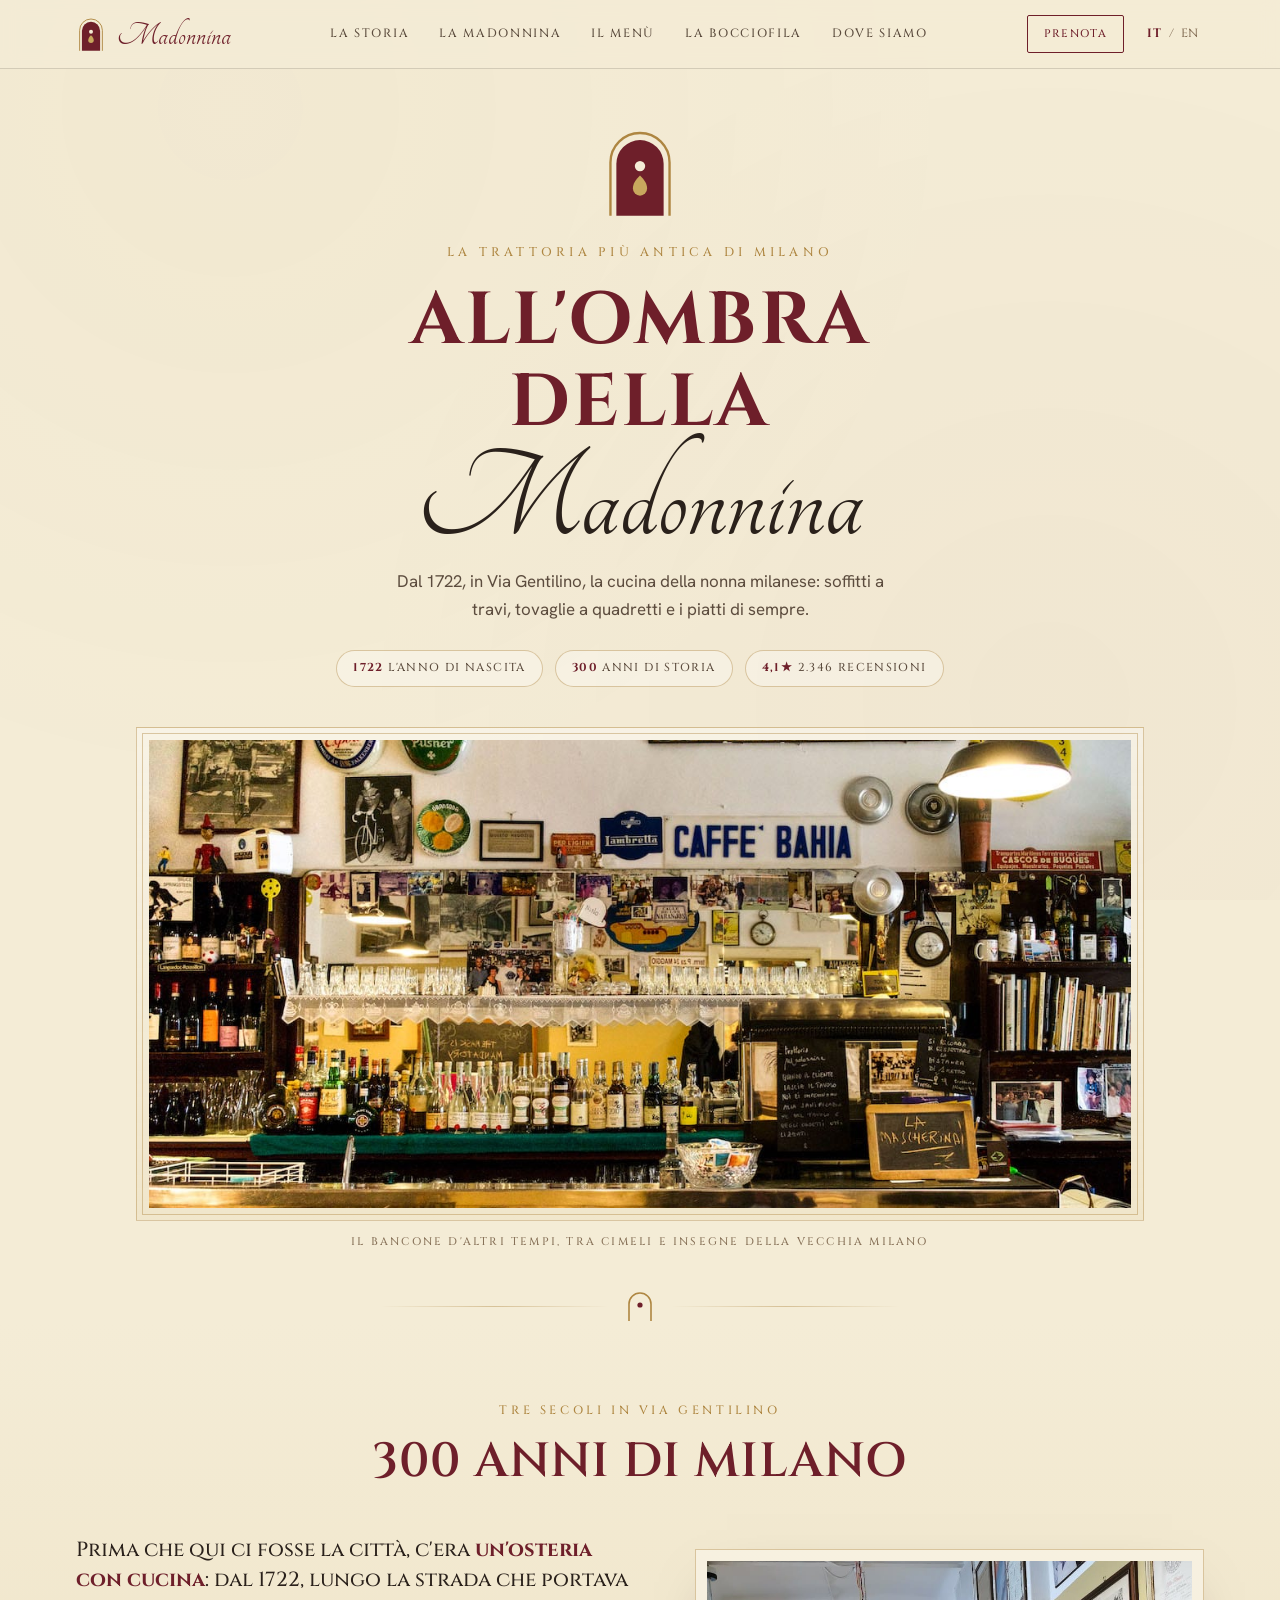
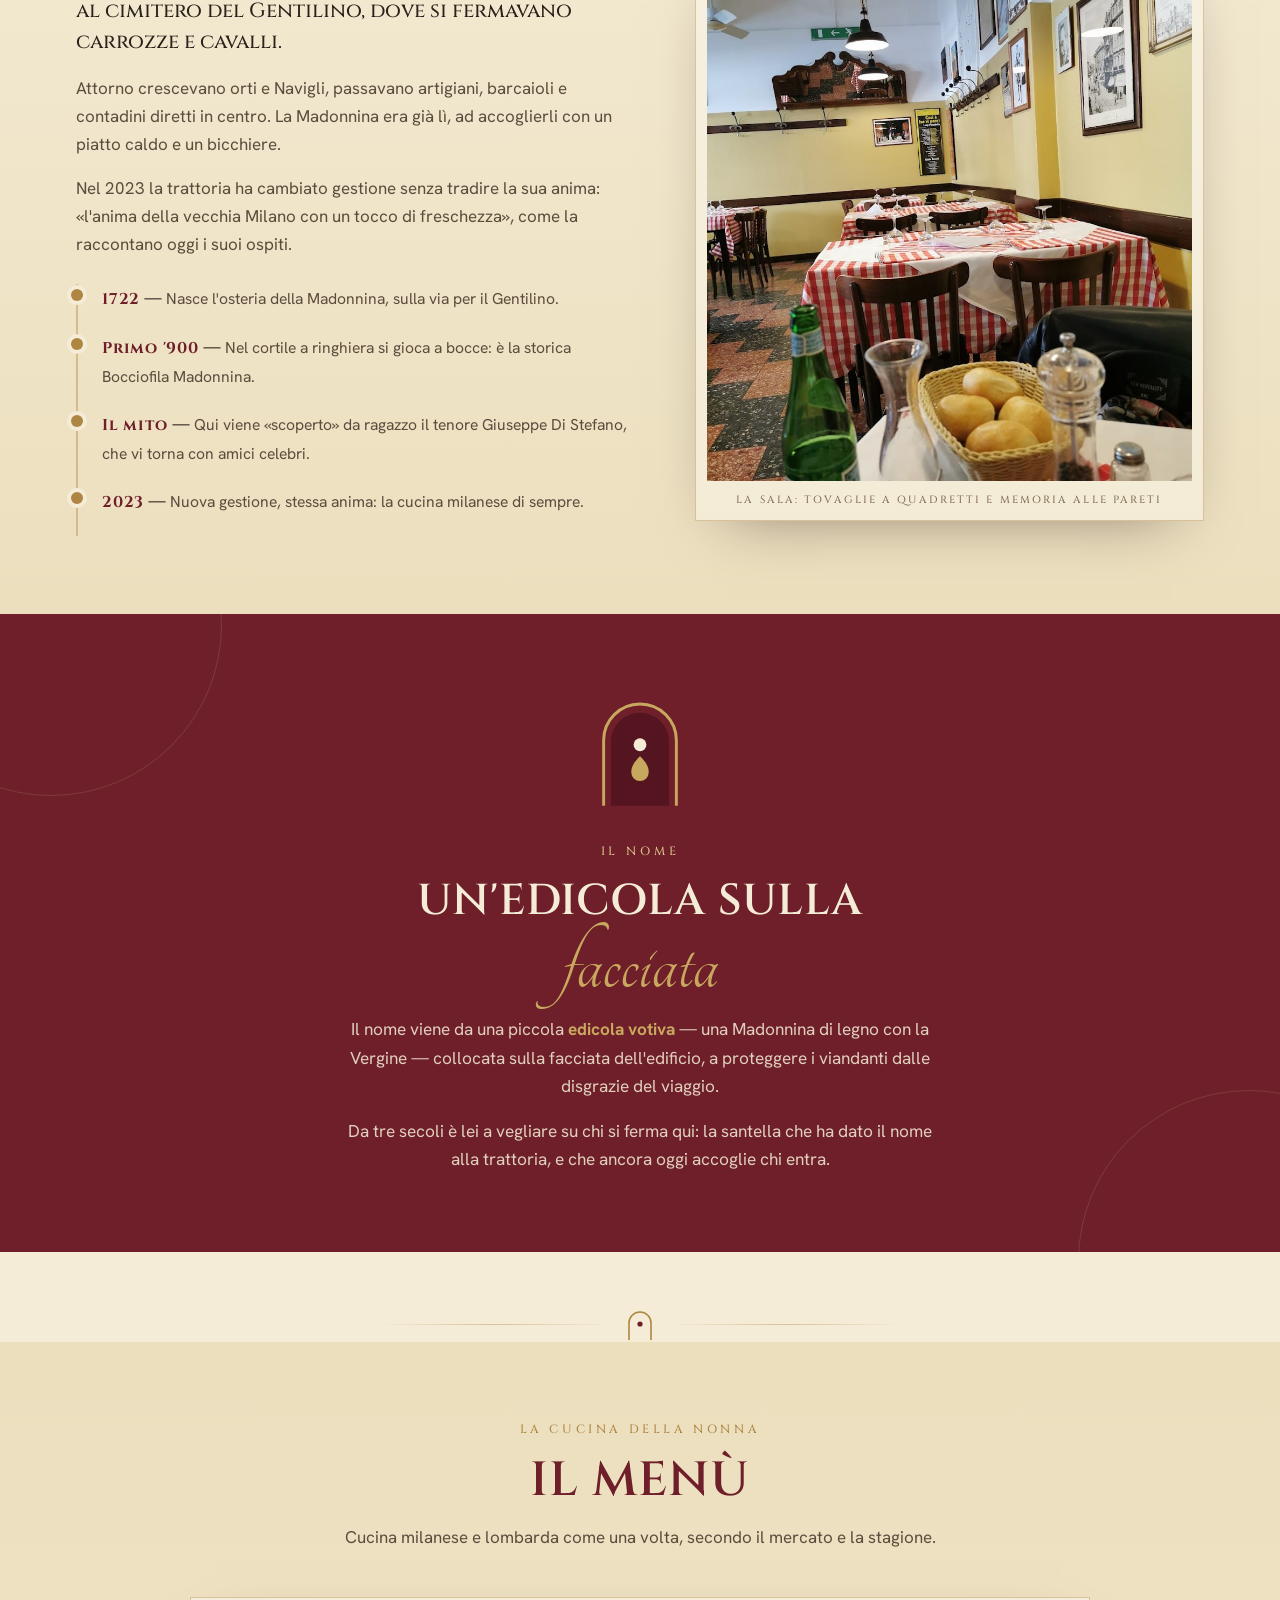
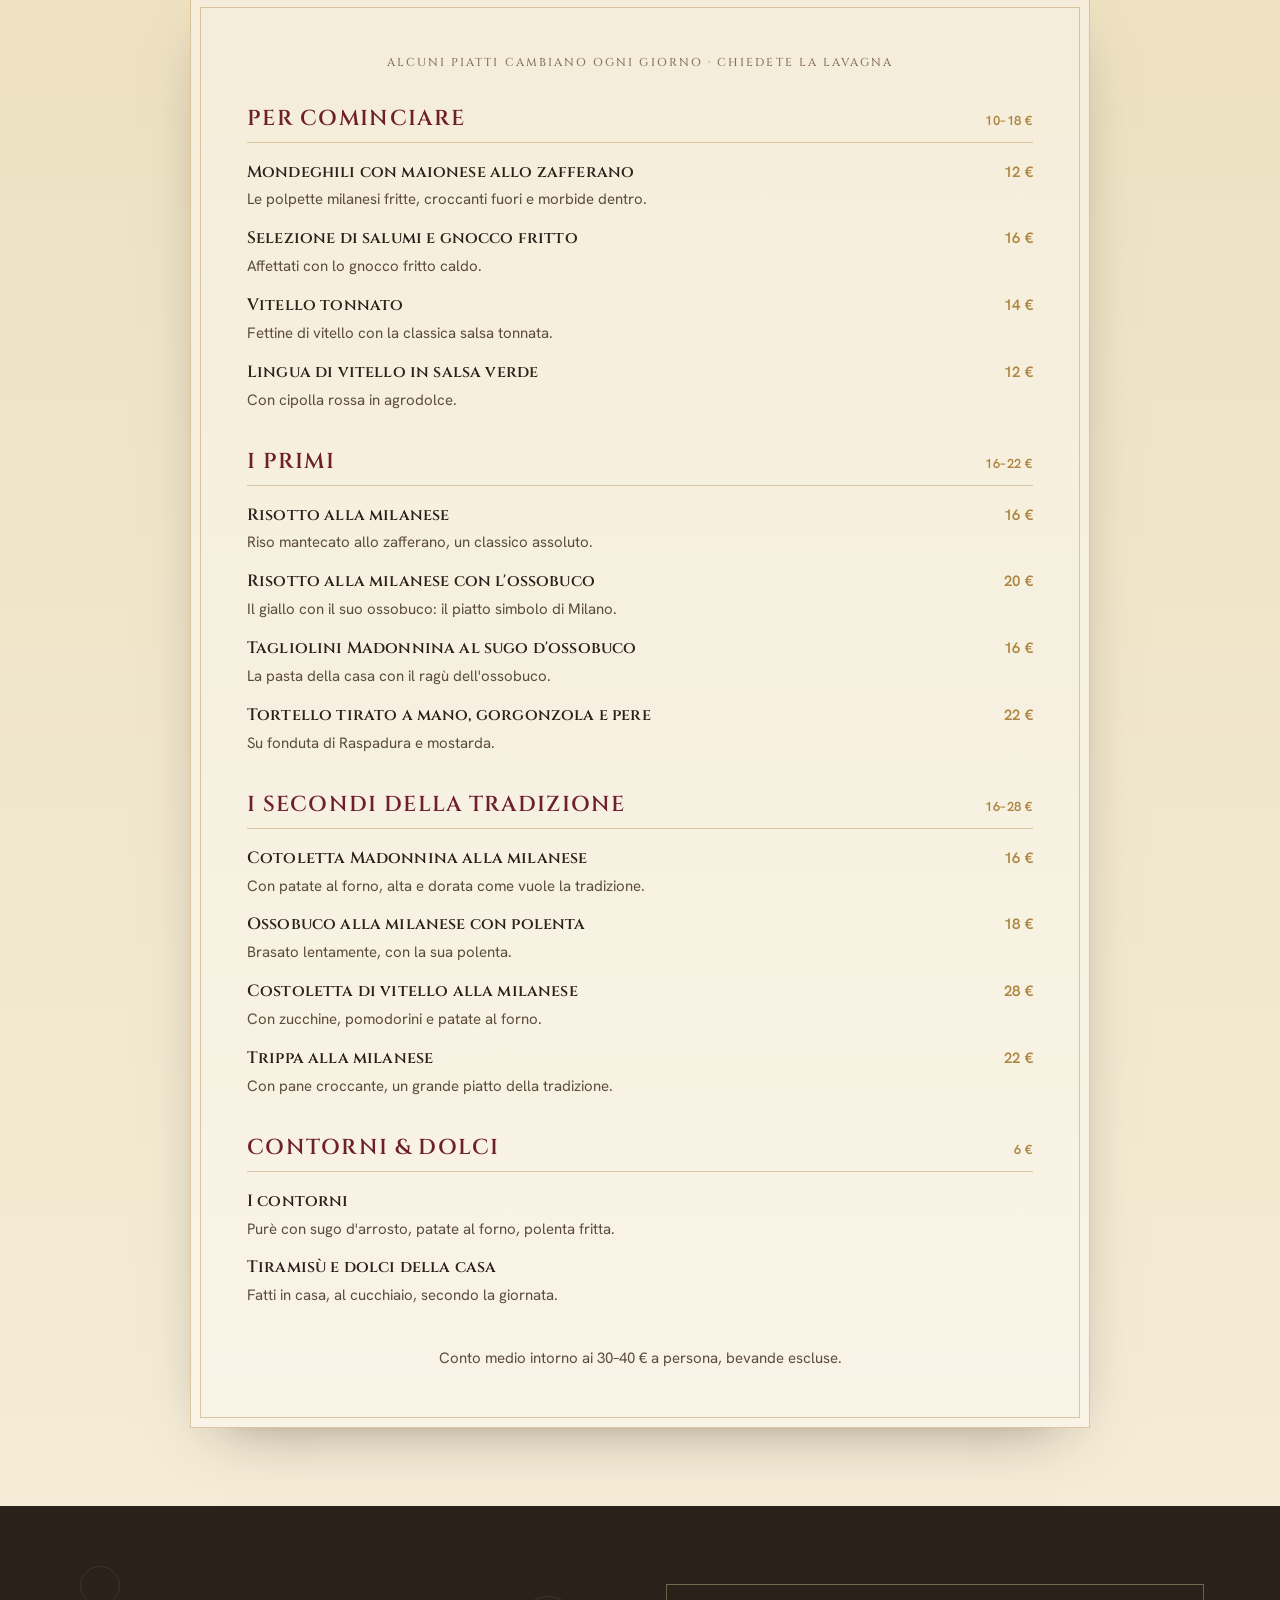
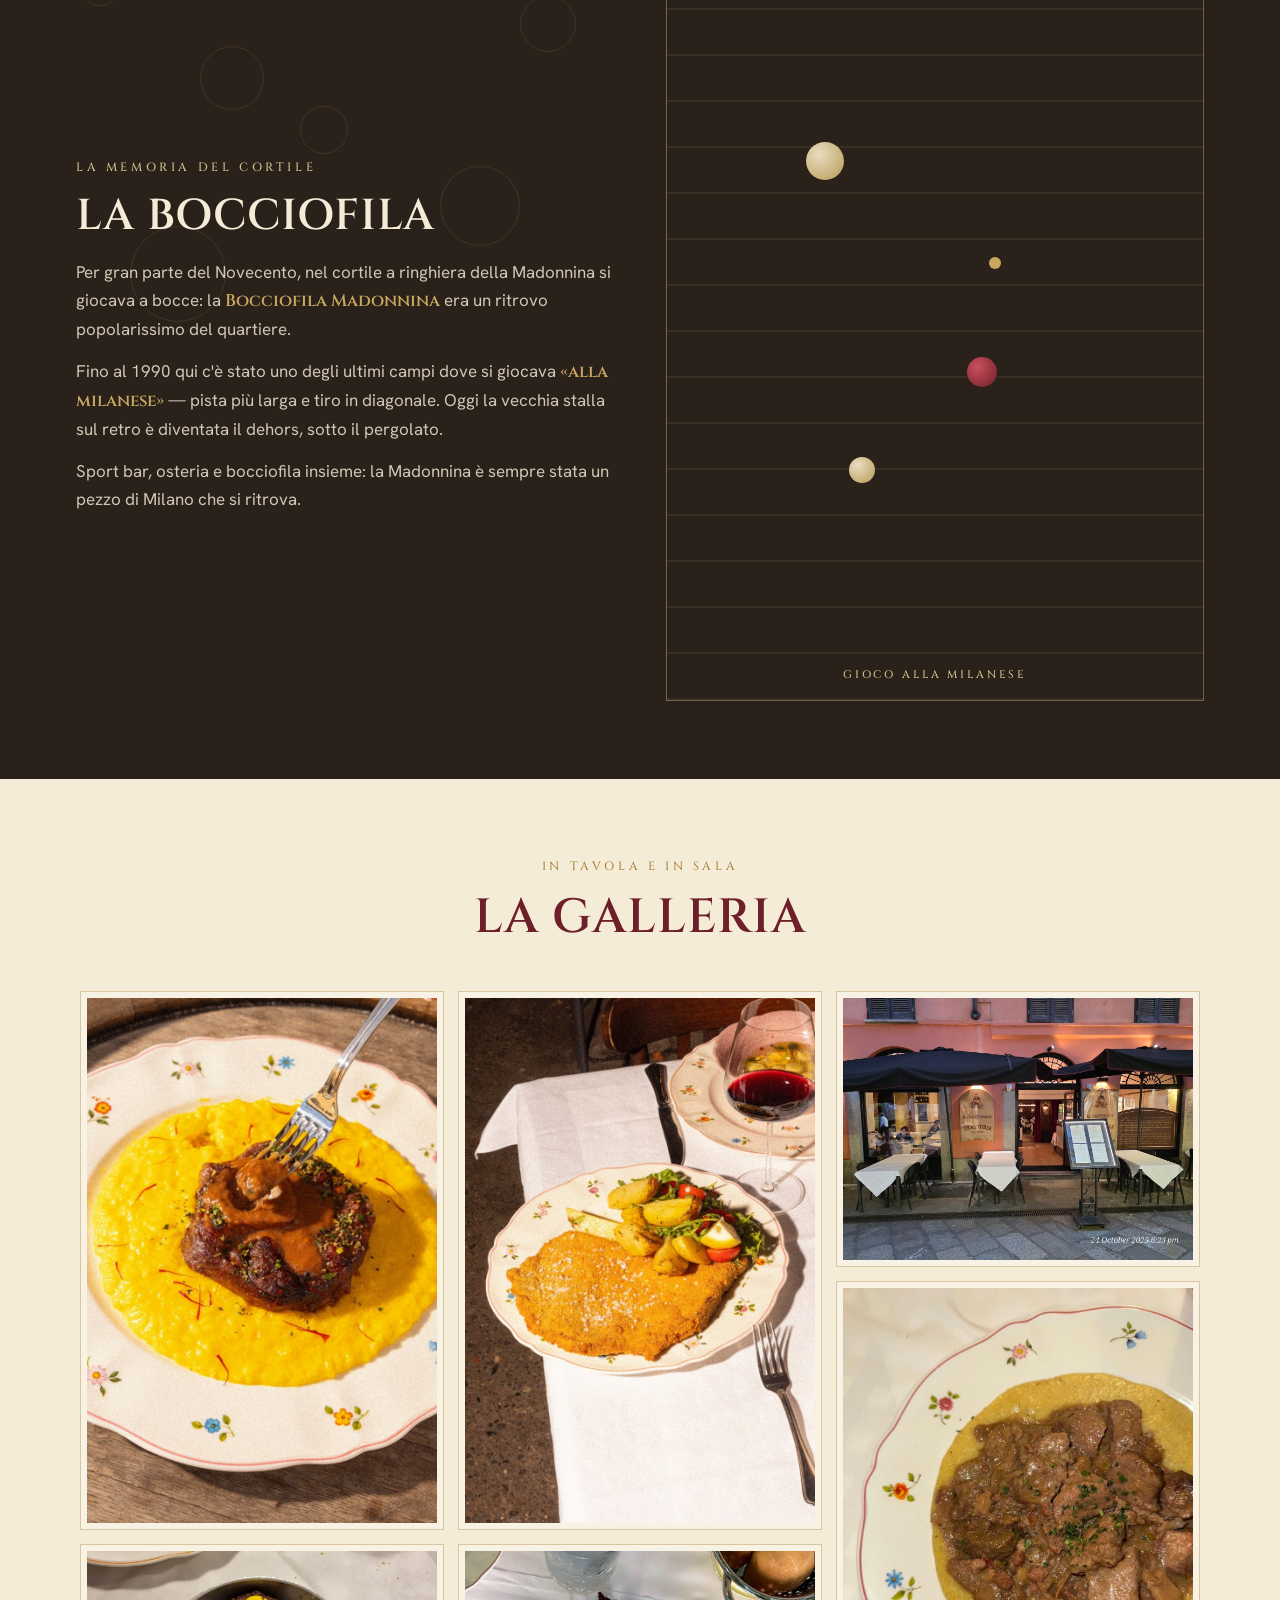
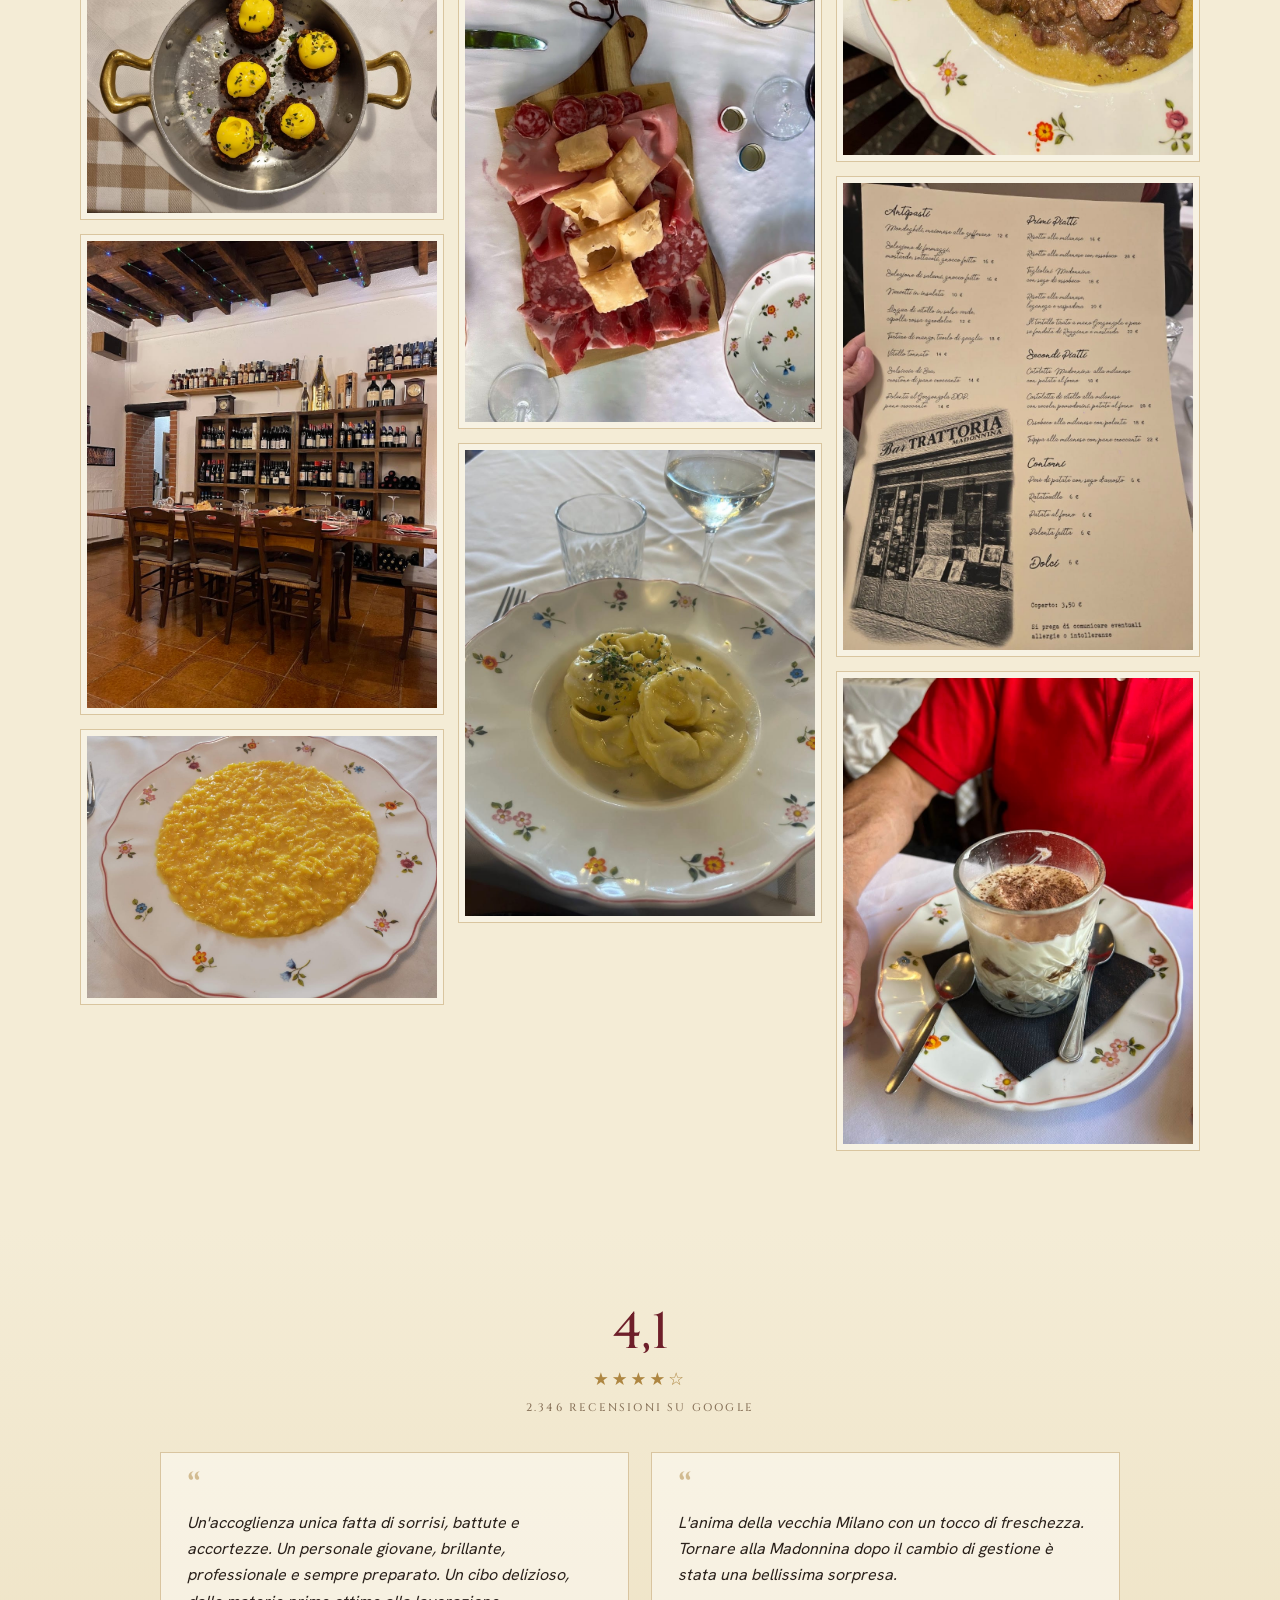
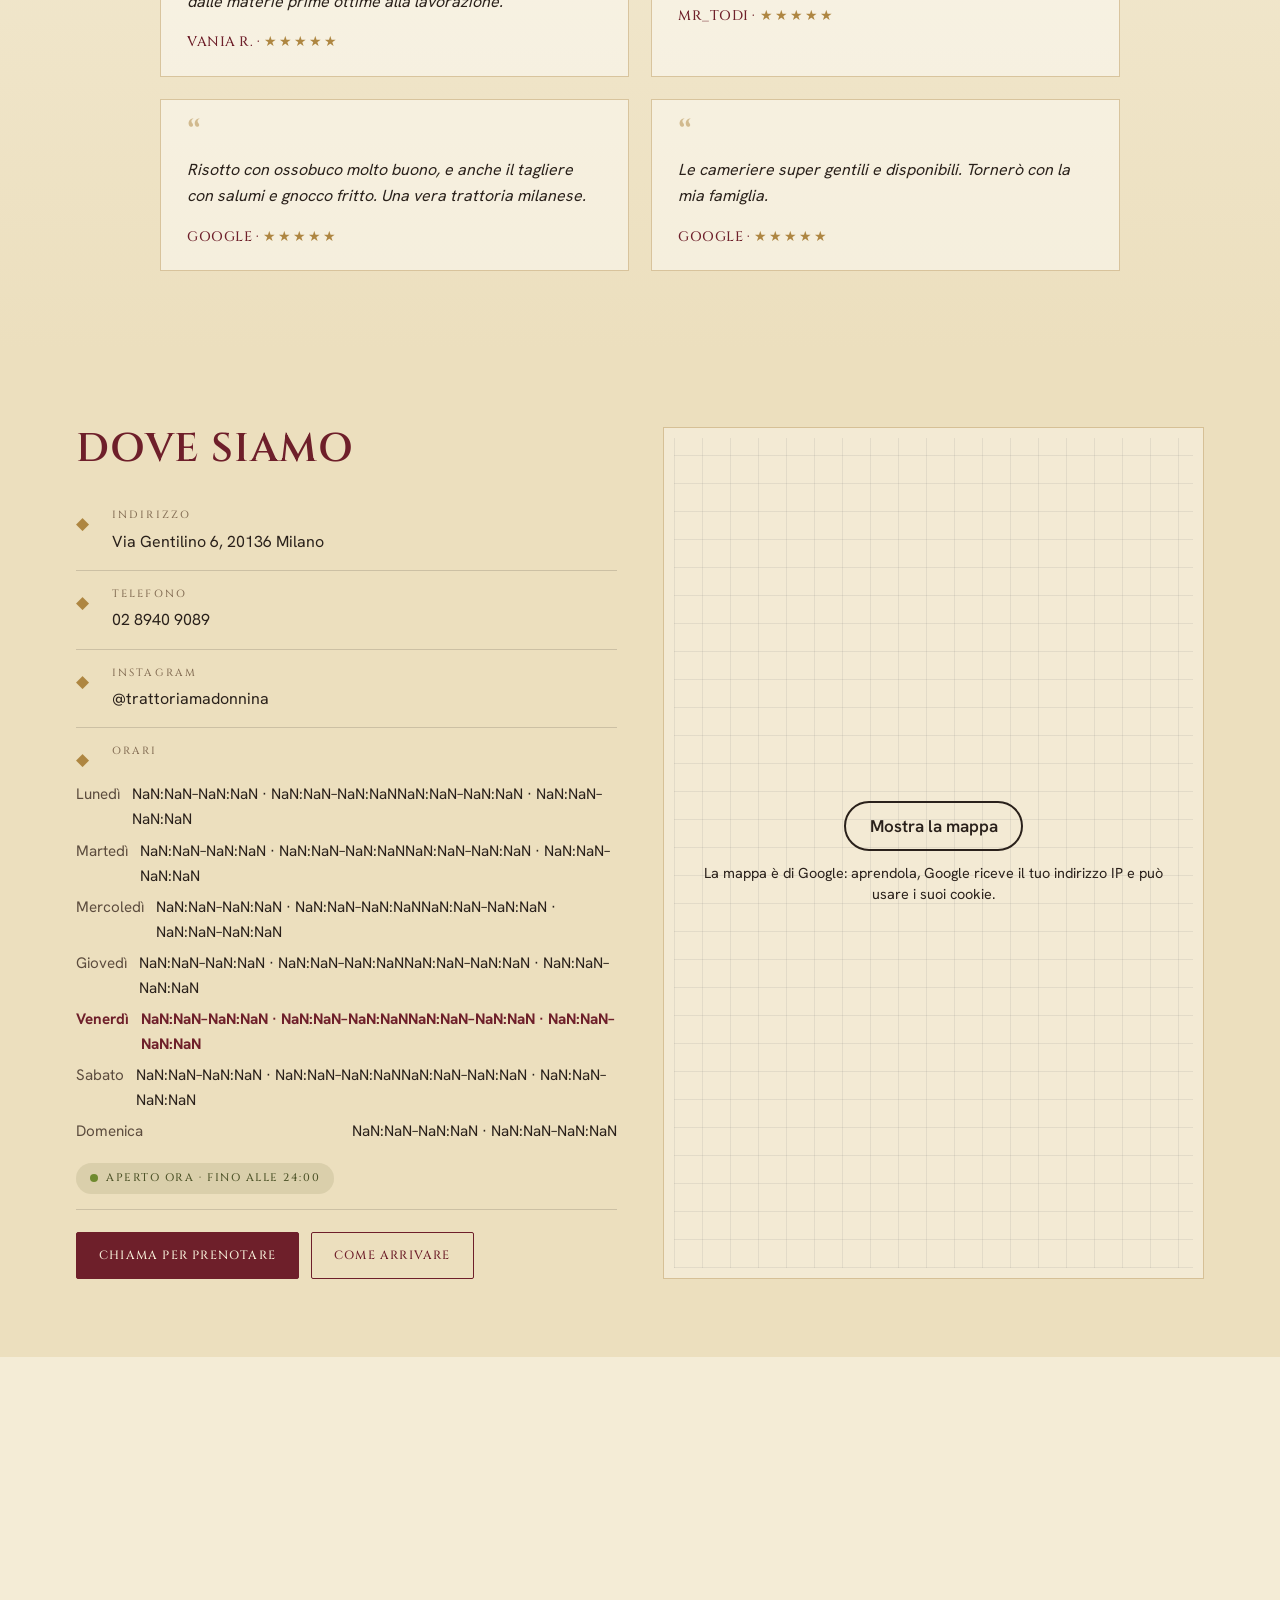
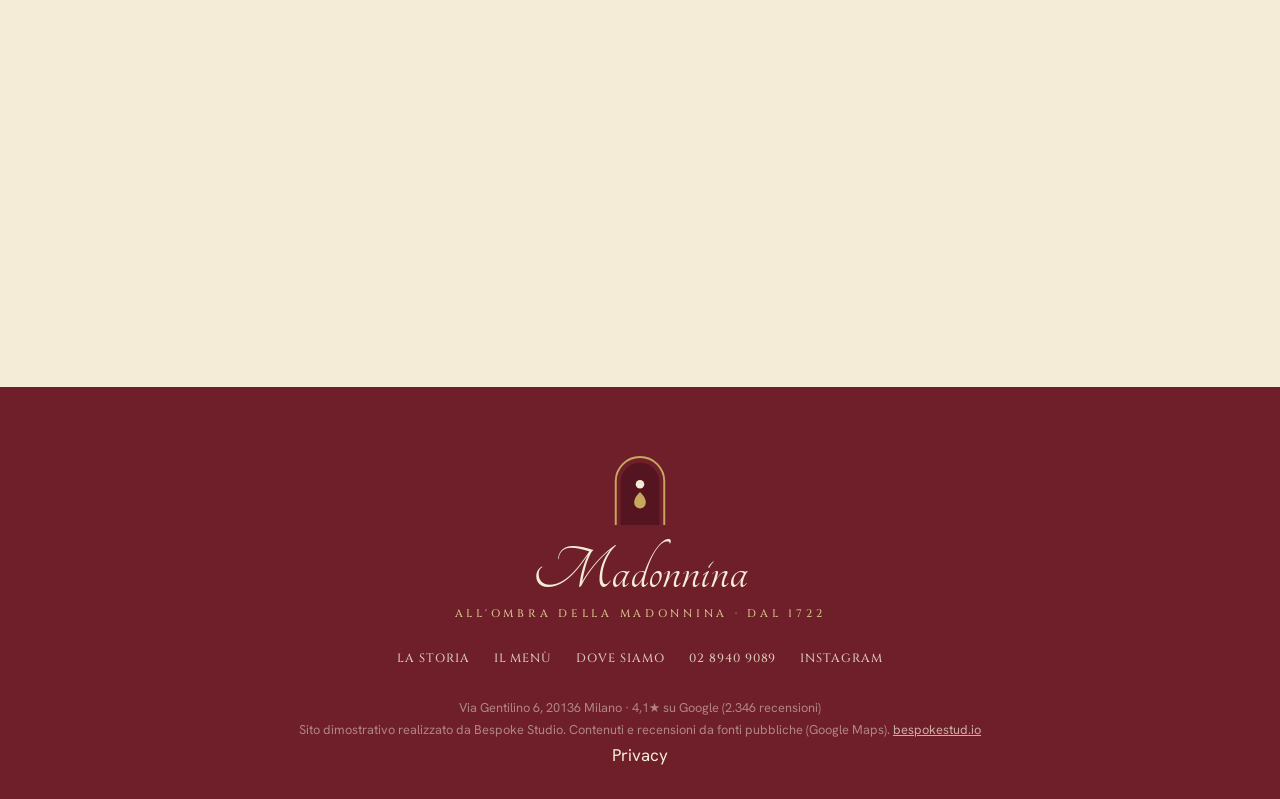
<file: index.html>
<!DOCTYPE html>
<html lang="it">
<head>
<meta charset="UTF-8">
<meta name="viewport" content="width=device-width, initial-scale=1.0">
<meta name="robots" content="noindex">
<title>Trattoria Madonnina — la trattoria più antica di Milano · dal 1722</title>
<meta name="description" content="La trattoria più antica di Milano, dal 1722. All'ombra della Madonnina, in Via Gentilino, la cucina della nonna milanese: mondeghili, ossobuco, risotto giallo, cotoletta.">
<link rel="stylesheet" href="fonts/fonts.css?v=1">
<link rel="stylesheet" href="css/styles.css?v=2">
<link rel="icon" href="data:image/svg+xml,<svg xmlns='http://www.w3.org/2000/svg' viewBox='0 0 66 82'><path d='M8 74V33a25 25 0 0 1 50 0v41z' fill='none' stroke='%23AE8641' stroke-width='3'/><circle cx='33' cy='40' r='7' fill='%236E1F2A'/></svg>">
</head>
<body>

<!-- intro -->
<div id="intro">
  <span class="edicola"><svg class="emblem" viewBox="0 0 66 82"><path class="arch" d="M8 78V33a25 25 0 0 1 50 0v45"/><path class="inner" d="M13 78V34a20 20 0 0 1 40 0v44z"/><circle class="star" cx="33" cy="36" r="4.4"/><path class="flame" d="M33 44c-4 4-6 7-6 11a6 6 0 0 0 12 0c0-4-2-7-6-11z"/></svg></span>
  <div class="i-name">Madonnina</div>
  <div class="i-sub">Milano · dal 1722</div>
</div>

<!-- header -->
<header>
  <nav class="nav wrap">
    <a class="brand" href="#hero" aria-label="Trattoria Madonnina">
      <span class="edicola"><svg class="emblem" viewBox="0 0 66 82"><path class="arch" d="M8 78V33a25 25 0 0 1 50 0v45"/><path class="inner" d="M13 78V34a20 20 0 0 1 40 0v44z"/><circle class="star" cx="33" cy="36" r="4.4"/><path class="flame" d="M33 44c-4 4-6 7-6 11a6 6 0 0 0 12 0c0-4-2-7-6-11z"/></svg></span>
      <b>Madonnina</b>
    </a>
    <div class="nav-links" id="navlinks">
      <a href="#storia" data-i18n="nav.storia">La storia</a>
      <a href="#edicola-sec" data-i18n="nav.edicola">La Madonnina</a>
      <a href="#menu" data-i18n="nav.menu">Il menù</a>
      <a href="#bocciofila" data-i18n="nav.bocce">La bocciofila</a>
      <a href="#dove" data-i18n="nav.dove">Dove siamo</a>
    </div>
    <div style="display:flex;align-items:center;gap:18px">
      <a class="nav-cta" href="tel:+390289409089" data-i18n="nav.cta">Prenota</a>
      <div class="lang">
        <button data-lang="it" class="on">IT</button><span>/</span><button data-lang="en">EN</button>
      </div>
      <button class="burger" id="burger" aria-label="Menu"><span></span><span></span><span></span></button>
    </div>
  </nav>
</header>

<main>

<!-- HERO -->
<section id="hero">
  <div class="hero-shrine wrap">
    <div class="hero-arch"><span class="edicola"><svg class="emblem" viewBox="0 0 66 82"><path class="arch" d="M8 78V33a25 25 0 0 1 50 0v45"/><path class="inner" d="M13 78V34a20 20 0 0 1 40 0v44z"/><circle class="star" cx="33" cy="36" r="4.4"/><path class="flame" d="M33 44c-4 4-6 7-6 11a6 6 0 0 0 12 0c0-4-2-7-6-11z"/></svg></span></div>
    <div class="hero-kicker" data-i18n="hero.kicker">La trattoria più antica di Milano</div>
    <h1 data-i18n="hero.h1">All'ombra della</h1>
    <span class="hero-script">Madonnina</span>
    <p class="hero-lead" data-i18n="hero.lead">Dal 1722, in Via Gentilino, la cucina della nonna milanese: soffitti a travi, tovaglie a quadretti e i piatti di sempre.</p>
    <div class="hero-pills">
      <span class="pill"><b>1722</b> <span data-i18n="hero.p1">l'anno di nascita</span></span>
      <span class="pill"><b>300</b> <span data-i18n="hero.p2">anni di storia</span></span>
      <span class="pill"><b>4,1★</b> <span data-i18n="hero.p3">2.346 recensioni</span></span>
    </div>
  </div>
  <div class="hero-frame">
    <div class="hero-photo"><img src="img/bancone.jpg" alt="Il bancone storico della Trattoria Madonnina con i cimeli della vecchia Milano" loading="eager"></div>
    <div class="hero-cap" data-i18n="hero.cap">Il bancone d'altri tempi, tra cimeli e insegne della vecchia Milano</div>
  </div>
</section>

<div class="divider"><div class="rule"><svg viewBox="0 0 30 34"><path class="arch" d="M4 32V15a11 11 0 0 1 22 0v17"/><circle class="dot" cx="15" cy="16" r="2.6"/></svg></div></div>

<!-- STORIA -->
<section id="storia">
  <div class="wrap">
    <div class="sec-head reveal">
      <div class="sec-kicker" data-i18n="storia.kicker">Tre secoli in Via Gentilino</div>
      <h2 data-i18n="storia.h2">300 anni di Milano</h2>
    </div>
    <div class="storia-grid">
      <div class="storia-copy reveal">
        <p class="lead" data-i18n="storia.lead">Prima che qui ci fosse la città, c'era <b>un'osteria con cucina</b>: dal 1722, lungo la strada che portava al cimitero del Gentilino, dove si fermavano carrozze e cavalli.</p>
        <p data-i18n="storia.p1">Attorno crescevano orti e Navigli, passavano artigiani, barcaioli e contadini diretti in centro. La Madonnina era già lì, ad accoglierli con un piatto caldo e un bicchiere.</p>
        <p data-i18n="storia.p2">Nel 2023 la trattoria ha cambiato gestione senza tradire la sua anima: «l'anima della vecchia Milano con un tocco di freschezza», come la raccontano oggi i suoi ospiti.</p>
        <ul class="timeline">
          <li><span class="yr">1722</span> — <span class="tx" data-i18n="storia.t1">Nasce l'osteria della Madonnina, sulla via per il Gentilino.</span></li>
          <li><span class="yr" data-i18n="storia.t2y">Primo '900</span> — <span class="tx" data-i18n="storia.t2">Nel cortile a ringhiera si gioca a bocce: è la storica Bocciofila Madonnina.</span></li>
          <li><span class="yr" data-i18n="storia.t3y">Il mito</span> — <span class="tx" data-i18n="storia.t3">Qui viene «scoperto» da ragazzo il tenore Giuseppe Di Stefano, che vi torna con amici celebri.</span></li>
          <li><span class="yr">2023</span> — <span class="tx" data-i18n="storia.t4">Nuova gestione, stessa anima: la cucina milanese di sempre.</span></li>
        </ul>
      </div>
      <figure class="storia-photo reveal">
        <img src="img/sala.jpg" alt="La sala della trattoria con tovaglie a quadretti e foto in bianco e nero alle pareti">
        <figcaption data-i18n="storia.cap">La sala: tovaglie a quadretti e memoria alle pareti</figcaption>
      </figure>
    </div>
  </div>
</section>

<!-- EDICOLA (signature) -->
<section id="edicola-sec">
  <div class="edic-inner wrap reveal">
    <span class="edicola"><svg class="emblem" viewBox="0 0 66 82"><path class="arch" d="M8 78V33a25 25 0 0 1 50 0v45"/><path class="inner" d="M13 78V34a20 20 0 0 1 40 0v44z"/><circle class="star" cx="33" cy="36" r="4.4"/><path class="flame" d="M33 44c-4 4-6 7-6 11a6 6 0 0 0 12 0c0-4-2-7-6-11z"/></svg></span>
    <div class="edic-kicker" data-i18n="edic.kicker">Il nome</div>
    <h2 data-i18n="edic.h2">Un'edicola sulla</h2>
    <span class="script">facciata</span>
    <p data-i18n="edic.p1">Il nome viene da una piccola <b style="color:var(--gold-2)">edicola votiva</b> — una Madonnina di legno con la Vergine — collocata sulla facciata dell'edificio, a proteggere i viandanti dalle disgrazie del viaggio.</p>
    <p data-i18n="edic.p2">Da tre secoli è lei a vegliare su chi si ferma qui: la santella che ha dato il nome alla trattoria, e che ancora oggi accoglie chi entra.</p>
  </div>
</section>

<div class="divider" style="padding:56px 0 0"><div class="rule"><svg viewBox="0 0 30 34"><path class="arch" d="M4 32V15a11 11 0 0 1 22 0v17"/><circle class="dot" cx="15" cy="16" r="2.6"/></svg></div></div>

<!-- MENU -->
<section id="menu">
  <div class="wrap">
    <div class="sec-head reveal">
      <div class="sec-kicker" data-i18n="menu.kicker">La cucina della nonna</div>
      <h2 data-i18n="menu.h2">Il menù</h2>
      <p data-i18n="menu.sub">Cucina milanese e lombarda come una volta, secondo il mercato e la stagione.</p>
    </div>
    <div class="menu-card reveal">
      <div class="menu-note" data-i18n="menu.note">Alcuni piatti cambiano ogni giorno · chiedete la lavagna</div>

      <div class="menu-cat">
        <h3><span data-i18n="menu.c1">Per cominciare</span><span class="rng">10–18 €</span></h3>
        <div class="dish"><div class="dn"><span data-i18n="menu.d1n">Mondeghili con maionese allo zafferano</span><span class="dp">12 €</span></div><div class="dd" data-i18n="menu.d1d">Le polpette milanesi fritte, croccanti fuori e morbide dentro.</div></div>
        <div class="dish"><div class="dn"><span data-i18n="menu.d2n">Selezione di salumi e gnocco fritto</span><span class="dp">16 €</span></div><div class="dd" data-i18n="menu.d2d">Affettati con lo gnocco fritto caldo.</div></div>
        <div class="dish"><div class="dn"><span data-i18n="menu.d3n">Vitello tonnato</span><span class="dp">14 €</span></div><div class="dd" data-i18n="menu.d3d">Fettine di vitello con la classica salsa tonnata.</div></div>
        <div class="dish"><div class="dn"><span data-i18n="menu.d4n">Lingua di vitello in salsa verde</span><span class="dp">12 €</span></div><div class="dd" data-i18n="menu.d4d">Con cipolla rossa in agrodolce.</div></div>
      </div>

      <div class="menu-cat">
        <h3><span data-i18n="menu.c2">I primi</span><span class="rng">16–22 €</span></h3>
        <div class="dish"><div class="dn"><span data-i18n="menu.d5n">Risotto alla milanese</span><span class="dp">16 €</span></div><div class="dd" data-i18n="menu.d5d">Riso mantecato allo zafferano, un classico assoluto.</div></div>
        <div class="dish"><div class="dn"><span data-i18n="menu.d6n">Risotto alla milanese con l'ossobuco</span><span class="dp">20 €</span></div><div class="dd" data-i18n="menu.d6d">Il giallo con il suo ossobuco: il piatto simbolo di Milano.</div></div>
        <div class="dish"><div class="dn"><span data-i18n="menu.d7n">Tagliolini Madonnina al sugo d'ossobuco</span><span class="dp">16 €</span></div><div class="dd" data-i18n="menu.d7d">La pasta della casa con il ragù dell'ossobuco.</div></div>
        <div class="dish"><div class="dn"><span data-i18n="menu.d8n">Tortello tirato a mano, gorgonzola e pere</span><span class="dp">22 €</span></div><div class="dd" data-i18n="menu.d8d">Su fonduta di Raspadura e mostarda.</div></div>
      </div>

      <div class="menu-cat">
        <h3><span data-i18n="menu.c3">I secondi della tradizione</span><span class="rng">16–28 €</span></h3>
        <div class="dish"><div class="dn"><span data-i18n="menu.d9n">Cotoletta Madonnina alla milanese</span><span class="dp">16 €</span></div><div class="dd" data-i18n="menu.d9d">Con patate al forno, alta e dorata come vuole la tradizione.</div></div>
        <div class="dish"><div class="dn"><span data-i18n="menu.d10n">Ossobuco alla milanese con polenta</span><span class="dp">18 €</span></div><div class="dd" data-i18n="menu.d10d">Brasato lentamente, con la sua polenta.</div></div>
        <div class="dish"><div class="dn"><span data-i18n="menu.d11n">Costoletta di vitello alla milanese</span><span class="dp">28 €</span></div><div class="dd" data-i18n="menu.d11d">Con zucchine, pomodorini e patate al forno.</div></div>
        <div class="dish"><div class="dn"><span data-i18n="menu.d12n">Trippa alla milanese</span><span class="dp">22 €</span></div><div class="dd" data-i18n="menu.d12d">Con pane croccante, un grande piatto della tradizione.</div></div>
      </div>

      <div class="menu-cat">
        <h3><span data-i18n="menu.c4">Contorni &amp; dolci</span><span class="rng">6 €</span></h3>
        <div class="dish"><div class="dn"><span data-i18n="menu.d13n">I contorni</span></div><div class="dd" data-i18n="menu.d13d">Purè con sugo d'arrosto, patate al forno, polenta fritta.</div></div>
        <div class="dish"><div class="dn"><span data-i18n="menu.d14n">Tiramisù e dolci della casa</span></div><div class="dd" data-i18n="menu.d14d">Fatti in casa, al cucchiaio, secondo la giornata.</div></div>
      </div>

      <p class="menu-foot" data-i18n="menu.foot">Conto medio intorno ai 30–40 € a persona, bevande escluse.</p>
    </div>
  </div>
</section>

<!-- BOCCIOFILA (signature) -->
<section id="bocciofila">
  <div class="bocce-motif" aria-hidden="true"></div>
  <div class="wrap">
    <div class="bocce-grid">
      <div class="bocce-copy reveal">
        <div class="sec-kicker" data-i18n="bocce.kicker">La memoria del cortile</div>
        <h2 data-i18n="bocce.h2">La bocciofila</h2>
        <p data-i18n="bocce.p1">Per gran parte del Novecento, nel cortile a ringhiera della Madonnina si giocava a bocce: la <span class="em">Bocciofila Madonnina</span> era un ritrovo popolarissimo del quartiere.</p>
        <p data-i18n="bocce.p2">Fino al 1990 qui c'è stato uno degli ultimi campi dove si giocava <span class="em">«alla milanese»</span> — pista più larga e tiro in diagonale. Oggi la vecchia stalla sul retro è diventata il dehors, sotto il pergolato.</p>
        <p data-i18n="bocce.p3">Sport bar, osteria e bocciofila insieme: la Madonnina è sempre stata un pezzo di Milano che si ritrova.</p>
      </div>
      <div class="bocce-court reveal" aria-hidden="true">
        <span class="ball b1"></span>
        <span class="ball b2"></span>
        <span class="ball b3"></span>
        <span class="ball pallino"></span>
        <span class="court-lbl" data-i18n="bocce.court">gioco alla milanese</span>
      </div>
    </div>
  </div>
</section>

<!-- GALLERY -->
<section id="gallery-sec">
  <div class="wrap">
    <div class="sec-head reveal">
      <div class="sec-kicker" data-i18n="gal.kicker">In tavola e in sala</div>
      <h2 data-i18n="gal.h2">La galleria</h2>
    </div>
    <div class="gallery reveal">
      <figure><img src="img/ossobuco.jpg" alt="Ossobuco con risotto giallo alla milanese" loading="lazy"></figure>
      <figure><img src="img/mondeghili.jpg" alt="Mondeghili, polpette milanesi in tegame di rame" loading="lazy"></figure>
      <figure><img src="img/cantina.jpg" alt="La parete delle bottiglie e i tavoli in legno" loading="lazy"></figure>
      <figure><img src="img/risotto.jpg" alt="Risotto giallo alla milanese" loading="lazy"></figure>
      <figure><img src="img/cotoletta.jpg" alt="Cotoletta alla milanese con patate e verdure" loading="lazy"></figure>
      <figure><img src="img/tagliere.jpg" alt="Tagliere di salumi, formaggi e gnocco fritto" loading="lazy"></figure>
      <figure><img src="img/tortelli.jpg" alt="Tortelli in crema fatti in casa" loading="lazy"></figure>
      <figure><img src="img/dehors.jpg" alt="Il dehors della trattoria al tramonto" loading="lazy"></figure>
      <figure><img src="img/spezzatino.jpg" alt="Spezzatino della tradizione" loading="lazy"></figure>
      <figure><img src="img/menu.jpg" alt="Il menù sulla carta intestata storica della Trattoria Madonnina" loading="lazy"></figure>
      <figure><img src="img/tiramisu.jpg" alt="Tiramisù fatto in casa" loading="lazy"></figure>
    </div>
  </div>
</section>

<!-- RECENSIONI -->
<section id="recensioni">
  <div class="wrap">
    <div class="rev-top reveal">
      <div class="rev-score">4,1</div>
      <div class="rev-stars">★★★★☆</div>
      <div class="rev-src" data-i18n="rev.src">2.346 recensioni su Google</div>
    </div>
    <div class="rev-grid">
      <div class="rev-card reveal">
        <div class="q">“</div>
        <p data-i18n="rev.q1">Un'accoglienza unica fatta di sorrisi, battute e accortezze. Un personale giovane, brillante, professionale e sempre preparato. Un cibo delizioso, dalle materie prime ottime alla lavorazione.</p>
        <div class="who">Vania R. · <span class="st">★★★★★</span></div>
      </div>
      <div class="rev-card reveal">
        <div class="q">“</div>
        <p data-i18n="rev.q2">L'anima della vecchia Milano con un tocco di freschezza. Tornare alla Madonnina dopo il cambio di gestione è stata una bellissima sorpresa.</p>
        <div class="who">mr_todi · <span class="st">★★★★★</span></div>
      </div>
      <div class="rev-card reveal">
        <div class="q">“</div>
        <p data-i18n="rev.q3">Risotto con ossobuco molto buono, e anche il tagliere con salumi e gnocco fritto. Una vera trattoria milanese.</p>
        <div class="who">Google · <span class="st">★★★★★</span></div>
      </div>
      <div class="rev-card reveal">
        <div class="q">“</div>
        <p data-i18n="rev.q4">Le cameriere super gentili e disponibili. Tornerò con la mia famiglia.</p>
        <div class="who">Google · <span class="st">★★★★★</span></div>
      </div>
    </div>
  </div>
</section>

<!-- DOVE -->
<section id="dove">
  <div class="wrap">
    <div class="dove-grid">
      <div class="dove-info reveal">
        <h2 data-i18n="dove.h2">Dove siamo</h2>
        <div class="info-row">
          <span class="ic">◆</span>
          <div><div class="lb" data-i18n="dove.addr">Indirizzo</div>
          <a class="vl" href="https://maps.google.com/?q=Trattoria+Madonnina+Via+Gentilino+6+Milano" target="_blank" rel="noopener">Via Gentilino 6, 20136 Milano</a></div>
        </div>
        <div class="info-row">
          <span class="ic">◆</span>
          <div><div class="lb" data-i18n="dove.phone">Telefono</div>
          <a class="vl" href="tel:+390289409089">02 8940 9089</a></div>
        </div>
        <div class="info-row">
          <span class="ic">◆</span>
          <div><div class="lb">Instagram</div>
          <a class="vl" href="https://instagram.com/trattoriamadonnina" target="_blank" rel="noopener">@trattoriamadonnina</a></div>
        </div>
        <div class="info-row" style="flex-direction:column;gap:6px">
          <div style="display:flex;gap:14px"><span class="ic">◆</span><div class="lb" data-i18n="dove.hours">Orari</div></div>
          <div id="hours" style="width:100%"></div>
          <div id="statusbox"></div>
        </div>
        <div class="cta-row">
          <a class="btn btn-solid" href="tel:+390289409089" data-i18n="dove.call">Chiama per prenotare</a>
          <a class="btn btn-ghost" href="https://maps.google.com/?q=Trattoria+Madonnina+Via+Gentilino+6+Milano" target="_blank" rel="noopener" data-i18n="dove.dir">Come arrivare</a>
        </div>
      </div>
      <div class="dove-map reveal">
        <div class="mappa-clic" data-mappa-clic style="--mappa-h: 320px"><template><iframe title="Mappa Trattoria Madonnina" loading="lazy" referrerpolicy="no-referrer-when-downgrade"
          src="https://www.google.com/maps?q=Trattoria+Madonnina+Via+Gentilino+6+Milano&output=embed"></iframe></template><div class="mappa-clic__velo"><a class="mappa-clic__btn" href="https://maps.google.com/?q=Trattoria+Madonnina+Via+Gentilino+6+Milano" target="_blank" rel="noopener">Mostra la mappa</a><p class="mappa-clic__nota">La mappa è di Google: aprendola, Google riceve il tuo indirizzo IP e può usare i suoi cookie.</p></div></div>
      </div>
    </div>
  </div>
</section>

<!-- FAQ -->
<section id="faq">
  <div class="wrap">
    <div class="sec-head reveal">
      <div class="sec-kicker" data-i18n="faq.kicker">Domande frequenti</div>
      <h2 data-i18n="faq.h2">Buono a sapersi</h2>
    </div>
    <div class="faq-list reveal">
      <div class="faq-item"><button class="faq-q" data-i18n="faq.q1">La Madonnina è davvero la trattoria più antica di Milano?</button><div class="faq-a"><p data-i18n="faq.a1">Un'osteria con lo stesso nome esiste qui dal 1722, lungo l'antica via per il cimitero del Gentilino: per questo è ricordata come la trattoria più antica della città.</p></div></div>
      <div class="faq-item"><button class="faq-q" data-i18n="faq.q2">Serve prenotare?</button><div class="faq-a"><p data-i18n="faq.a2">Consigliato, soprattutto a cena e nel weekend. Potete chiamare il 02 8940 9089.</p></div></div>
      <div class="faq-item"><button class="faq-q" data-i18n="faq.q3">Che cucina proponete?</button><div class="faq-a"><p data-i18n="faq.a3">Cucina milanese e lombarda della tradizione: mondeghili, risotto alla milanese, ossobuco, cotoletta, trippa e dolci fatti in casa. Alcuni piatti cambiano ogni giorno.</p></div></div>
      <div class="faq-item"><button class="faq-q" data-i18n="faq.q4">Quando siete aperti?</button><div class="faq-a"><p data-i18n="faq.a4">Da lunedì a sabato a pranzo (12–15:30) e a cena (19–24); la domenica solo a pranzo (12–15:30).</p></div></div>
      <div class="faq-item"><button class="faq-q" data-i18n="faq.q5">Avete uno spazio all'aperto?</button><div class="faq-a"><p data-i18n="faq.a5">Sì: nel cortile, dov'era la vecchia stalla, c'è un dehors sotto il pergolato.</p></div></div>
    </div>
  </div>
</section>

</main>

<!-- FOOTER -->
<footer>
  <span class="edicola"><svg class="emblem" viewBox="0 0 66 82"><path class="arch" d="M8 78V33a25 25 0 0 1 50 0v45"/><path class="inner" d="M13 78V34a20 20 0 0 1 40 0v44z"/><circle class="star" cx="33" cy="36" r="4.4"/><path class="flame" d="M33 44c-4 4-6 7-6 11a6 6 0 0 0 12 0c0-4-2-7-6-11z"/></svg></span>
  <div class="f-name">Madonnina</div>
  <div class="f-sub" data-i18n="foot.sub">All'ombra della Madonnina · dal 1722</div>
  <div class="f-links">
    <a href="#storia" data-i18n="nav.storia">La storia</a>
    <a href="#menu" data-i18n="nav.menu">Il menù</a>
    <a href="#dove" data-i18n="nav.dove">Dove siamo</a>
    <a href="tel:+390289409089">02 8940 9089</a>
    <a href="https://instagram.com/trattoriamadonnina" target="_blank" rel="noopener">Instagram</a>
  </div>
  <div class="f-fine">
    Via Gentilino 6, 20136 Milano · <span data-i18n="foot.rating">4,1★ su Google (2.346 recensioni)</span><br>
    <span data-i18n="foot.demo">Sito dimostrativo realizzato da Bespoke Studio. Contenuti e recensioni da fonti pubbliche (Google Maps).</span>
    <a href="https://bespokestud.io" target="_blank" rel="noopener">bespokestud.io</a>
  </div>
  <p class="privacy-link"><a href="privacy.html">Privacy</a></p>
</footer>

<!-- action bar -->
<div class="actionbar">
  <a class="a-call" href="tel:+390289409089"><span data-i18n="ab.call">Prenota</span><span class="a-state" id="ab-state"></span></a>
  <a class="a-map" href="https://maps.google.com/?q=Trattoria+Madonnina+Via+Gentilino+6+Milano" target="_blank" rel="noopener" data-i18n="ab.map">Mappa</a>
</div>

<script src="js/main.js?v=2"></script>
<script src="js/mappa-clic.js?v=1" defer></script>
</body>
</html>
</file>
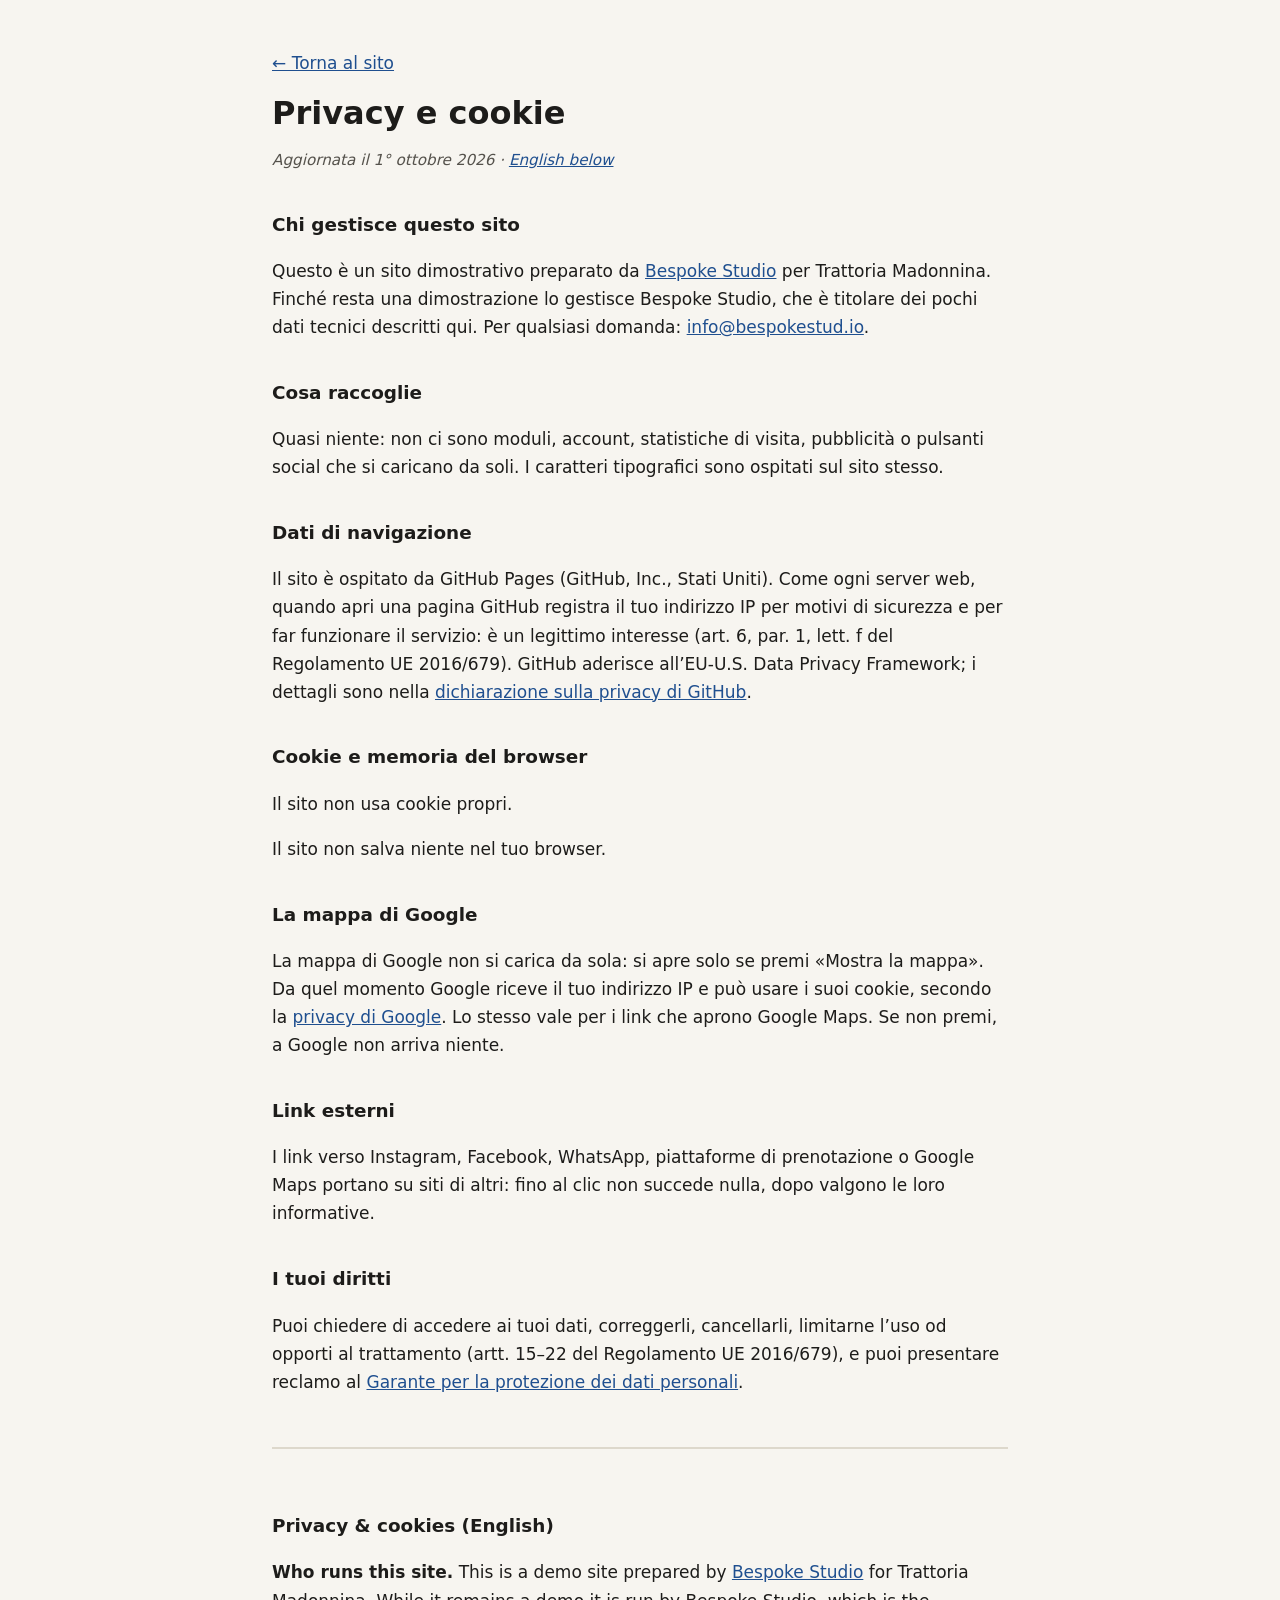
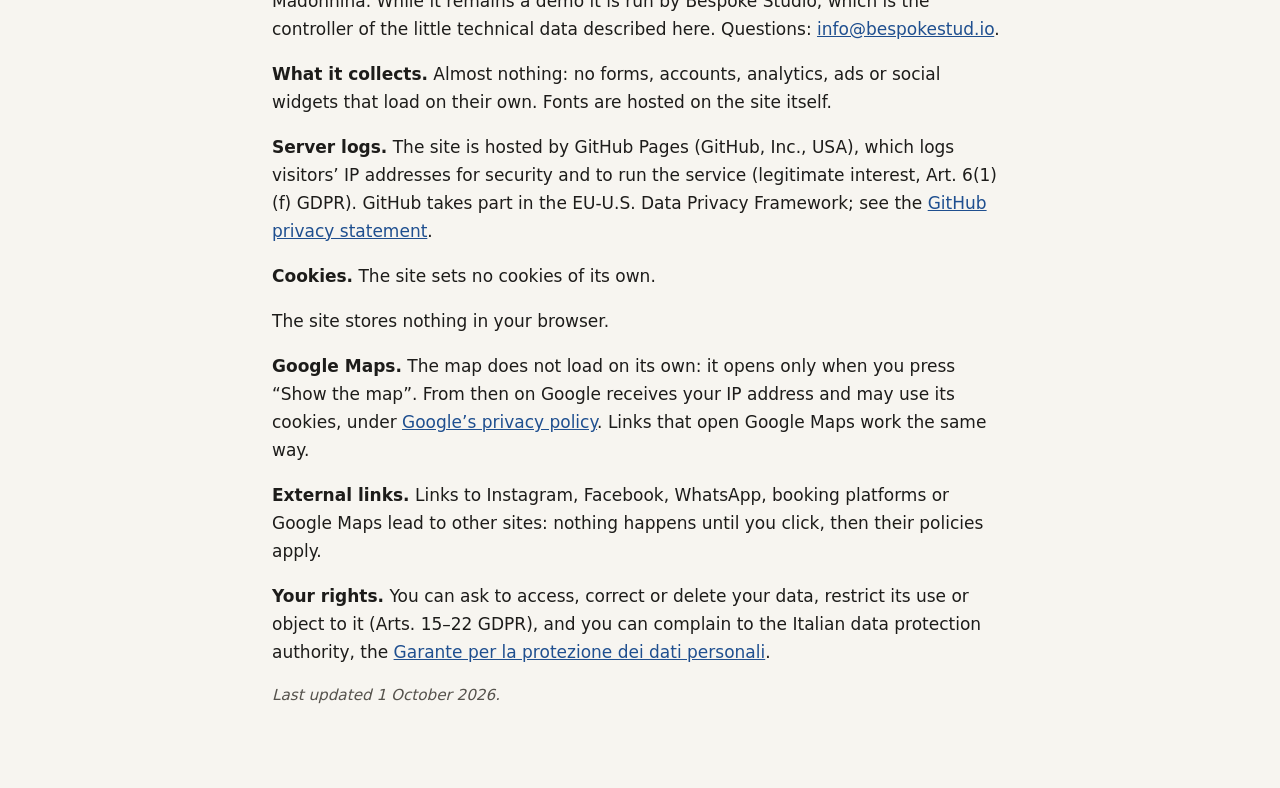
<file: privacy.html>
<!DOCTYPE html>
<html lang="it">
<head>
  <meta charset="UTF-8">
  <meta name="viewport" content="width=device-width, initial-scale=1.0">
  <meta name="robots" content="noindex">
  <title>Privacy e cookie · Trattoria Madonnina</title>
  <meta name="description" content="Informativa privacy e cookie del sito Trattoria Madonnina.">
  <style>
    body { margin: 0; background: #f7f5f0; color: #1d1c1a; font: 17px/1.65 system-ui, -apple-system, "Segoe UI", Roboto, sans-serif; }
    main { max-width: 46rem; margin: 0 auto; padding: 32px 20px 64px; }
    h1 { font-size: 2rem; line-height: 1.2; margin: 0.4em 0 0.2em; }
    h2 { font-size: 1.15rem; margin: 2em 0 0.4em; }
    a { color: #1f4f8f; }
    .data { color: #55524c; font-style: italic; font-size: 0.95rem; }
    .en { margin-top: 3em; padding-top: 1.5em; border-top: 2px solid #ddd8cc; }
    code { font-size: 0.9em; background: #ebe7dc; padding: 0 4px; border-radius: 3px; }
  </style>
</head>
<body>
<main>
  <p><a href="index.html">← Torna al sito</a></p>
  <h1>Privacy e cookie</h1>
  <p class="data">Aggiornata il 1° ottobre 2026 · <a href="#english" lang="en">English below</a></p>
  <h2>Chi gestisce questo sito</h2>
  <p>Questo è un sito dimostrativo preparato da <a href="https://bespokestud.io" rel="noopener">Bespoke Studio</a> per Trattoria Madonnina. Finché resta una dimostrazione lo gestisce Bespoke Studio, che è titolare dei pochi dati tecnici descritti qui. Per qualsiasi domanda: <a href="mailto:info@bespokestud.io">info@bespokestud.io</a>.</p>
  <h2>Cosa raccoglie</h2>
  <p>Quasi niente: non ci sono moduli, account, statistiche di visita, pubblicità o pulsanti social che si caricano da soli. I caratteri tipografici sono ospitati sul sito stesso.</p>
  <h2>Dati di navigazione</h2>
  <p>Il sito è ospitato da GitHub Pages (GitHub, Inc., Stati Uniti). Come ogni server web, quando apri una pagina GitHub registra il tuo indirizzo IP per motivi di sicurezza e per far funzionare il servizio: è un legittimo interesse (art. 6, par. 1, lett. f del Regolamento UE 2016/679). GitHub aderisce all’EU-U.S. Data Privacy Framework; i dettagli sono nella <a href="https://docs.github.com/site-policy/privacy-policies/github-general-privacy-statement" rel="noopener">dichiarazione sulla privacy di GitHub</a>.</p>
  
  <h2>Cookie e memoria del browser</h2>
  <p>Il sito non usa cookie propri.</p>
  <p>Il sito non salva niente nel tuo browser.</p>
  <h2>La mappa di Google</h2>
  <p>La mappa di Google non si carica da sola: si apre solo se premi «Mostra la mappa». Da quel momento Google riceve il tuo indirizzo IP e può usare i suoi cookie, secondo la <a href="https://policies.google.com/privacy?hl=it" rel="noopener">privacy di Google</a>. Lo stesso vale per i link che aprono Google Maps. Se non premi, a Google non arriva niente.</p>
  <h2>Link esterni</h2>
  <p>I link verso Instagram, Facebook, WhatsApp, piattaforme di prenotazione o Google Maps portano su siti di altri: fino al clic non succede nulla, dopo valgono le loro informative.</p>
  
  <h2>I tuoi diritti</h2>
  <p>Puoi chiedere di accedere ai tuoi dati, correggerli, cancellarli, limitarne l’uso od opporti al trattamento (artt. 15–22 del Regolamento UE 2016/679), e puoi presentare reclamo al <a href="https://www.garanteprivacy.it" rel="noopener">Garante per la protezione dei dati personali</a>.</p>
  <div class="en" id="english" lang="en">
    <h2>Privacy &amp; cookies (English)</h2>
    <p><strong>Who runs this site.</strong> This is a demo site prepared by <a href="https://bespokestud.io" rel="noopener">Bespoke Studio</a> for Trattoria Madonnina. While it remains a demo it is run by Bespoke Studio, which is the controller of the little technical data described here. Questions: <a href="mailto:info@bespokestud.io">info@bespokestud.io</a>.</p>
    <p><strong>What it collects.</strong> Almost nothing: no forms, accounts, analytics, ads or social widgets that load on their own. Fonts are hosted on the site itself.</p>
    <p><strong>Server logs.</strong> The site is hosted by GitHub Pages (GitHub, Inc., USA), which logs visitors’ IP addresses for security and to run the service (legitimate interest, Art. 6(1)(f) GDPR). GitHub takes part in the EU-U.S. Data Privacy Framework; see the <a href="https://docs.github.com/site-policy/privacy-policies/github-general-privacy-statement" rel="noopener">GitHub privacy statement</a>.</p>
    
    <p><strong>Cookies.</strong> The site sets no cookies of its own.</p>
    <p>The site stores nothing in your browser.</p>
    <p><strong>Google Maps.</strong> The map does not load on its own: it opens only when you press “Show the map”. From then on Google receives your IP address and may use its cookies, under <a href="https://policies.google.com/privacy?hl=en" rel="noopener">Google’s privacy policy</a>. Links that open Google Maps work the same way.</p>
    <p><strong>External links.</strong> Links to Instagram, Facebook, WhatsApp, booking platforms or Google Maps lead to other sites: nothing happens until you click, then their policies apply.</p>
    
    <p><strong>Your rights.</strong> You can ask to access, correct or delete your data, restrict its use or object to it (Arts. 15–22 GDPR), and you can complain to the Italian data protection authority, the <a href="https://www.garanteprivacy.it" rel="noopener">Garante per la protezione dei dati personali</a>.</p>
    <p class="data">Last updated 1 October 2026.</p>
  </div>
</main>
</body>
</html>
</file>
<file: fonts/fonts.css>
/* Caratteri ospitati sul sito: nessuna richiesta a Google Fonts o Fontshare (giro privacy 1/10/2026). Licenze in LICENSE.txt. */
/* latin-ext */
@font-face {
  font-family: 'Cinzel';
  font-style: normal;
  font-weight: 500;
  font-display: swap;
  src: url(cinzel-v26-8vIJ7ww63mVu7gt7-GT7LEc.woff2) format('woff2');
  unicode-range: U+0100-02BA, U+02BD-02C5, U+02C7-02CC, U+02CE-02D7, U+02DD-02FF, U+0304, U+0308, U+0329, U+1D00-1DBF, U+1E00-1E9F, U+1EF2-1EFF, U+2020, U+20A0-20AB, U+20AD-20C0, U+2113, U+2C60-2C7F, U+A720-A7FF;
}
/* latin */
@font-face {
  font-family: 'Cinzel';
  font-style: normal;
  font-weight: 500;
  font-display: swap;
  src: url(cinzel-v26-8vIJ7ww63mVu7gt79mT7.woff2) format('woff2');
  unicode-range: U+0000-00FF, U+0131, U+0152-0153, U+02BB-02BC, U+02C6, U+02DA, U+02DC, U+0304, U+0308, U+0329, U+2000-206F, U+20AC, U+2122, U+2191, U+2193, U+2212, U+2215, U+FEFF, U+FFFD;
}
/* latin-ext */
@font-face {
  font-family: 'Cinzel';
  font-style: normal;
  font-weight: 600;
  font-display: swap;
  src: url(cinzel-v26-8vIJ7ww63mVu7gt7-GT7LEc.woff2) format('woff2');
  unicode-range: U+0100-02BA, U+02BD-02C5, U+02C7-02CC, U+02CE-02D7, U+02DD-02FF, U+0304, U+0308, U+0329, U+1D00-1DBF, U+1E00-1E9F, U+1EF2-1EFF, U+2020, U+20A0-20AB, U+20AD-20C0, U+2113, U+2C60-2C7F, U+A720-A7FF;
}
/* latin */
@font-face {
  font-family: 'Cinzel';
  font-style: normal;
  font-weight: 600;
  font-display: swap;
  src: url(cinzel-v26-8vIJ7ww63mVu7gt79mT7.woff2) format('woff2');
  unicode-range: U+0000-00FF, U+0131, U+0152-0153, U+02BB-02BC, U+02C6, U+02DA, U+02DC, U+0304, U+0308, U+0329, U+2000-206F, U+20AC, U+2122, U+2191, U+2193, U+2212, U+2215, U+FEFF, U+FFFD;
}
/* latin-ext */
@font-face {
  font-family: 'Cinzel';
  font-style: normal;
  font-weight: 700;
  font-display: swap;
  src: url(cinzel-v26-8vIJ7ww63mVu7gt7-GT7LEc.woff2) format('woff2');
  unicode-range: U+0100-02BA, U+02BD-02C5, U+02C7-02CC, U+02CE-02D7, U+02DD-02FF, U+0304, U+0308, U+0329, U+1D00-1DBF, U+1E00-1E9F, U+1EF2-1EFF, U+2020, U+20A0-20AB, U+20AD-20C0, U+2113, U+2C60-2C7F, U+A720-A7FF;
}
/* latin */
@font-face {
  font-family: 'Cinzel';
  font-style: normal;
  font-weight: 700;
  font-display: swap;
  src: url(cinzel-v26-8vIJ7ww63mVu7gt79mT7.woff2) format('woff2');
  unicode-range: U+0000-00FF, U+0131, U+0152-0153, U+02BB-02BC, U+02C6, U+02DA, U+02DC, U+0304, U+0308, U+0329, U+2000-206F, U+20AC, U+2122, U+2191, U+2193, U+2212, U+2215, U+FEFF, U+FFFD;
}
/* latin-ext */
@font-face {
  font-family: 'Cinzel';
  font-style: normal;
  font-weight: 800;
  font-display: swap;
  src: url(cinzel-v26-8vIJ7ww63mVu7gt7-GT7LEc.woff2) format('woff2');
  unicode-range: U+0100-02BA, U+02BD-02C5, U+02C7-02CC, U+02CE-02D7, U+02DD-02FF, U+0304, U+0308, U+0329, U+1D00-1DBF, U+1E00-1E9F, U+1EF2-1EFF, U+2020, U+20A0-20AB, U+20AD-20C0, U+2113, U+2C60-2C7F, U+A720-A7FF;
}
/* latin */
@font-face {
  font-family: 'Cinzel';
  font-style: normal;
  font-weight: 800;
  font-display: swap;
  src: url(cinzel-v26-8vIJ7ww63mVu7gt79mT7.woff2) format('woff2');
  unicode-range: U+0000-00FF, U+0131, U+0152-0153, U+02BB-02BC, U+02C6, U+02DA, U+02DC, U+0304, U+0308, U+0329, U+2000-206F, U+20AC, U+2122, U+2191, U+2193, U+2212, U+2215, U+FEFF, U+FFFD;
}
/* cyrillic-ext */
@font-face {
  font-family: 'Hanken Grotesk';
  font-style: normal;
  font-weight: 400;
  font-display: swap;
  src: url(hankengrotesk-v12-ieVn2YZDLWuGJpnzaiwFXS9tYtpQ59CjCQ.woff2) format('woff2');
  unicode-range: U+0460-052F, U+1C80-1C8A, U+20B4, U+2DE0-2DFF, U+A640-A69F, U+FE2E-FE2F;
}
/* vietnamese */
@font-face {
  font-family: 'Hanken Grotesk';
  font-style: normal;
  font-weight: 400;
  font-display: swap;
  src: url(hankengrotesk-v12-ieVn2YZDLWuGJpnzaiwFXS9tYtpS59CjCQ.woff2) format('woff2');
  unicode-range: U+0102-0103, U+0110-0111, U+0128-0129, U+0168-0169, U+01A0-01A1, U+01AF-01B0, U+0300-0301, U+0303-0304, U+0308-0309, U+0323, U+0329, U+1EA0-1EF9, U+20AB;
}
/* latin-ext */
@font-face {
  font-family: 'Hanken Grotesk';
  font-style: normal;
  font-weight: 400;
  font-display: swap;
  src: url(hankengrotesk-v12-ieVn2YZDLWuGJpnzaiwFXS9tYtpT59CjCQ.woff2) format('woff2');
  unicode-range: U+0100-02BA, U+02BD-02C5, U+02C7-02CC, U+02CE-02D7, U+02DD-02FF, U+0304, U+0308, U+0329, U+1D00-1DBF, U+1E00-1E9F, U+1EF2-1EFF, U+2020, U+20A0-20AB, U+20AD-20C0, U+2113, U+2C60-2C7F, U+A720-A7FF;
}
/* latin */
@font-face {
  font-family: 'Hanken Grotesk';
  font-style: normal;
  font-weight: 400;
  font-display: swap;
  src: url(hankengrotesk-v12-ieVn2YZDLWuGJpnzaiwFXS9tYtpd59A.woff2) format('woff2');
  unicode-range: U+0000-00FF, U+0131, U+0152-0153, U+02BB-02BC, U+02C6, U+02DA, U+02DC, U+0304, U+0308, U+0329, U+2000-206F, U+20AC, U+2122, U+2191, U+2193, U+2212, U+2215, U+FEFF, U+FFFD;
}
/* cyrillic-ext */
@font-face {
  font-family: 'Hanken Grotesk';
  font-style: normal;
  font-weight: 500;
  font-display: swap;
  src: url(hankengrotesk-v12-ieVn2YZDLWuGJpnzaiwFXS9tYtpQ59CjCQ.woff2) format('woff2');
  unicode-range: U+0460-052F, U+1C80-1C8A, U+20B4, U+2DE0-2DFF, U+A640-A69F, U+FE2E-FE2F;
}
/* vietnamese */
@font-face {
  font-family: 'Hanken Grotesk';
  font-style: normal;
  font-weight: 500;
  font-display: swap;
  src: url(hankengrotesk-v12-ieVn2YZDLWuGJpnzaiwFXS9tYtpS59CjCQ.woff2) format('woff2');
  unicode-range: U+0102-0103, U+0110-0111, U+0128-0129, U+0168-0169, U+01A0-01A1, U+01AF-01B0, U+0300-0301, U+0303-0304, U+0308-0309, U+0323, U+0329, U+1EA0-1EF9, U+20AB;
}
/* latin-ext */
@font-face {
  font-family: 'Hanken Grotesk';
  font-style: normal;
  font-weight: 500;
  font-display: swap;
  src: url(hankengrotesk-v12-ieVn2YZDLWuGJpnzaiwFXS9tYtpT59CjCQ.woff2) format('woff2');
  unicode-range: U+0100-02BA, U+02BD-02C5, U+02C7-02CC, U+02CE-02D7, U+02DD-02FF, U+0304, U+0308, U+0329, U+1D00-1DBF, U+1E00-1E9F, U+1EF2-1EFF, U+2020, U+20A0-20AB, U+20AD-20C0, U+2113, U+2C60-2C7F, U+A720-A7FF;
}
/* latin */
@font-face {
  font-family: 'Hanken Grotesk';
  font-style: normal;
  font-weight: 500;
  font-display: swap;
  src: url(hankengrotesk-v12-ieVn2YZDLWuGJpnzaiwFXS9tYtpd59A.woff2) format('woff2');
  unicode-range: U+0000-00FF, U+0131, U+0152-0153, U+02BB-02BC, U+02C6, U+02DA, U+02DC, U+0304, U+0308, U+0329, U+2000-206F, U+20AC, U+2122, U+2191, U+2193, U+2212, U+2215, U+FEFF, U+FFFD;
}
/* cyrillic-ext */
@font-face {
  font-family: 'Hanken Grotesk';
  font-style: normal;
  font-weight: 600;
  font-display: swap;
  src: url(hankengrotesk-v12-ieVn2YZDLWuGJpnzaiwFXS9tYtpQ59CjCQ.woff2) format('woff2');
  unicode-range: U+0460-052F, U+1C80-1C8A, U+20B4, U+2DE0-2DFF, U+A640-A69F, U+FE2E-FE2F;
}
/* vietnamese */
@font-face {
  font-family: 'Hanken Grotesk';
  font-style: normal;
  font-weight: 600;
  font-display: swap;
  src: url(hankengrotesk-v12-ieVn2YZDLWuGJpnzaiwFXS9tYtpS59CjCQ.woff2) format('woff2');
  unicode-range: U+0102-0103, U+0110-0111, U+0128-0129, U+0168-0169, U+01A0-01A1, U+01AF-01B0, U+0300-0301, U+0303-0304, U+0308-0309, U+0323, U+0329, U+1EA0-1EF9, U+20AB;
}
/* latin-ext */
@font-face {
  font-family: 'Hanken Grotesk';
  font-style: normal;
  font-weight: 600;
  font-display: swap;
  src: url(hankengrotesk-v12-ieVn2YZDLWuGJpnzaiwFXS9tYtpT59CjCQ.woff2) format('woff2');
  unicode-range: U+0100-02BA, U+02BD-02C5, U+02C7-02CC, U+02CE-02D7, U+02DD-02FF, U+0304, U+0308, U+0329, U+1D00-1DBF, U+1E00-1E9F, U+1EF2-1EFF, U+2020, U+20A0-20AB, U+20AD-20C0, U+2113, U+2C60-2C7F, U+A720-A7FF;
}
/* latin */
@font-face {
  font-family: 'Hanken Grotesk';
  font-style: normal;
  font-weight: 600;
  font-display: swap;
  src: url(hankengrotesk-v12-ieVn2YZDLWuGJpnzaiwFXS9tYtpd59A.woff2) format('woff2');
  unicode-range: U+0000-00FF, U+0131, U+0152-0153, U+02BB-02BC, U+02C6, U+02DA, U+02DC, U+0304, U+0308, U+0329, U+2000-206F, U+20AC, U+2122, U+2191, U+2193, U+2212, U+2215, U+FEFF, U+FFFD;
}
/* cyrillic-ext */
@font-face {
  font-family: 'Hanken Grotesk';
  font-style: normal;
  font-weight: 700;
  font-display: swap;
  src: url(hankengrotesk-v12-ieVn2YZDLWuGJpnzaiwFXS9tYtpQ59CjCQ.woff2) format('woff2');
  unicode-range: U+0460-052F, U+1C80-1C8A, U+20B4, U+2DE0-2DFF, U+A640-A69F, U+FE2E-FE2F;
}
/* vietnamese */
@font-face {
  font-family: 'Hanken Grotesk';
  font-style: normal;
  font-weight: 700;
  font-display: swap;
  src: url(hankengrotesk-v12-ieVn2YZDLWuGJpnzaiwFXS9tYtpS59CjCQ.woff2) format('woff2');
  unicode-range: U+0102-0103, U+0110-0111, U+0128-0129, U+0168-0169, U+01A0-01A1, U+01AF-01B0, U+0300-0301, U+0303-0304, U+0308-0309, U+0323, U+0329, U+1EA0-1EF9, U+20AB;
}
/* latin-ext */
@font-face {
  font-family: 'Hanken Grotesk';
  font-style: normal;
  font-weight: 700;
  font-display: swap;
  src: url(hankengrotesk-v12-ieVn2YZDLWuGJpnzaiwFXS9tYtpT59CjCQ.woff2) format('woff2');
  unicode-range: U+0100-02BA, U+02BD-02C5, U+02C7-02CC, U+02CE-02D7, U+02DD-02FF, U+0304, U+0308, U+0329, U+1D00-1DBF, U+1E00-1E9F, U+1EF2-1EFF, U+2020, U+20A0-20AB, U+20AD-20C0, U+2113, U+2C60-2C7F, U+A720-A7FF;
}
/* latin */
@font-face {
  font-family: 'Hanken Grotesk';
  font-style: normal;
  font-weight: 700;
  font-display: swap;
  src: url(hankengrotesk-v12-ieVn2YZDLWuGJpnzaiwFXS9tYtpd59A.woff2) format('woff2');
  unicode-range: U+0000-00FF, U+0131, U+0152-0153, U+02BB-02BC, U+02C6, U+02DA, U+02DC, U+0304, U+0308, U+0329, U+2000-206F, U+20AC, U+2122, U+2191, U+2193, U+2212, U+2215, U+FEFF, U+FFFD;
}
/* latin */
@font-face {
  font-family: 'Tangerine';
  font-style: normal;
  font-weight: 400;
  font-display: swap;
  src: url(tangerine-v18-IurY6Y5j_oScZZow4VOxCZZM.woff2) format('woff2');
  unicode-range: U+0000-00FF, U+0131, U+0152-0153, U+02BB-02BC, U+02C6, U+02DA, U+02DC, U+0304, U+0308, U+0329, U+2000-206F, U+20AC, U+2122, U+2191, U+2193, U+2212, U+2215, U+FEFF, U+FFFD;
}
/* latin */
@font-face {
  font-family: 'Tangerine';
  font-style: normal;
  font-weight: 700;
  font-display: swap;
  src: url(tangerine-v18-Iurd6Y5j_oScZZow4VO5srNZi5FN.woff2) format('woff2');
  unicode-range: U+0000-00FF, U+0131, U+0152-0153, U+02BB-02BC, U+02C6, U+02DA, U+02DC, U+0304, U+0308, U+0329, U+2000-206F, U+20AC, U+2122, U+2191, U+2193, U+2212, U+2215, U+FEFF, U+FFFD;
}
</file>
<file: css/styles.css>
/* ============================================================
   Trattoria Madonnina — la trattoria più antica di Milano (1722)
   Gesto-firma: l'EDICOLA VOTIVA (la santella che dà il nome)
   Palette: crema + bordeaux + oro votivo + noce-inchiostro
   Font: Cinzel (display) · Tangerine (wordmark) · Hanken Grotesk (body)
   ============================================================ */
:root{
  --paper:#F4ECD6; --paper-2:#ECDFBE; --paper-3:#E5D4AC;
  --wine:#6E1F2A; --wine-2:#551520; --wine-soft:#8A3542;
  --gold:#AE8641; --gold-2:#C8A85E; --gold-soft:#D8C48A;
  --ink:#2A211B; --ink-soft:#5C4C3E; --ink-mute:#877158;
  --line:rgba(42,33,27,.16); --line-gold:rgba(174,134,65,.42);
  --shadow:0 22px 60px -32px rgba(42,20,16,.55);
  --serif:'Cinzel',Georgia,serif;
  --script:'Tangerine',cursive;
  --body:'Hanken Grotesk',system-ui,sans-serif;
  --wrap:1180px;
}
*{box-sizing:border-box;margin:0;padding:0}
html{scroll-behavior:smooth}
body{
  font-family:var(--body);background:var(--paper);color:var(--ink);
  line-height:1.65;-webkit-font-smoothing:antialiased;overflow-x:hidden;
  font-size:17px;
}
img{max-width:100%;display:block}
a{color:inherit;text-decoration:none}
h1,h2,h3{font-family:var(--serif);font-weight:600;line-height:1.12;letter-spacing:.02em}
.wrap{max-width:var(--wrap);margin:0 auto;padding:0 26px}
.reveal{opacity:0;transform:translateY(24px);transition:opacity .9s ease,transform .9s ease}
.reveal.in{opacity:1;transform:none}
@media (prefers-reduced-motion:reduce){.reveal{opacity:1;transform:none;transition:none}}

/* ---------- paper texture ---------- */
body::before{
  content:"";position:fixed;inset:0;pointer-events:none;z-index:0;opacity:.5;
  background:
    radial-gradient(circle at 18% 12%,rgba(174,134,65,.06),transparent 55%),
    radial-gradient(circle at 82% 78%,rgba(110,31,42,.05),transparent 55%);
}
main,header,footer{position:relative;z-index:1}

/* ---------- EDICOLA / niche emblem ---------- */
.edicola{display:inline-block}
.edicola svg{display:block}
.emblem{width:66px;height:82px}
.emblem .arch{fill:none;stroke:var(--gold);stroke-width:2}
.emblem .inner{fill:var(--wine)}
.emblem .flame{fill:var(--gold-2)}
.emblem .star{fill:var(--paper)}

/* divider: two nib-rules + a little arch */
.rule{display:flex;align-items:center;justify-content:center;gap:16px;margin:0 auto;max-width:520px;color:var(--gold)}
.rule::before,.rule::after{content:"";height:1px;flex:1;background:linear-gradient(90deg,transparent,var(--line-gold),transparent)}
.rule svg{width:30px;height:34px;flex:0 0 auto}
.rule .arch{fill:none;stroke:var(--gold);stroke-width:1.6}
.rule .dot{fill:var(--wine)}

/* ---------- intro overlay ---------- */
#intro{
  position:fixed;inset:0;z-index:200;background:var(--wine);
  display:flex;flex-direction:column;align-items:center;justify-content:center;gap:18px;
  transition:opacity .8s ease,visibility .8s;
}
#intro.gone{opacity:0;visibility:hidden}
#intro .emblem{width:92px;height:116px}
#intro .emblem .arch{stroke:var(--gold-2)}
#intro .emblem .inner{fill:var(--wine-2)}
#intro .i-name{font-family:var(--script);font-size:74px;color:var(--paper);line-height:.8}
#intro .i-sub{font-family:var(--serif);font-size:12px;letter-spacing:.42em;text-transform:uppercase;color:var(--gold-soft)}

/* ---------- header ---------- */
header{
  position:sticky;top:0;z-index:100;background:rgba(244,236,214,.86);
  backdrop-filter:blur(9px);border-bottom:1px solid var(--line);
}
.nav{display:flex;align-items:center;justify-content:space-between;height:68px}
.brand{display:flex;align-items:center;gap:11px}
.brand .emblem{width:30px;height:38px}
.brand b{font-family:var(--script);font-size:34px;font-weight:400;color:var(--wine);line-height:.7;margin-top:4px}
.nav-links{display:flex;gap:30px}
.nav-links a{font-family:var(--serif);font-size:12px;letter-spacing:.14em;text-transform:uppercase;color:var(--ink-soft);transition:color .25s}
.nav-links a:hover{color:var(--wine)}
.nav-cta{font-family:var(--serif);font-size:11px;letter-spacing:.12em;text-transform:uppercase;
  border:1px solid var(--wine);color:var(--wine);padding:9px 16px;border-radius:2px;transition:.25s}
.nav-cta:hover{background:var(--wine);color:var(--paper)}
.lang{display:flex;gap:2px;align-items:center;font-family:var(--serif);font-size:12px;color:var(--ink-mute)}
.lang button{background:none;border:none;font:inherit;color:var(--ink-mute);cursor:pointer;padding:3px 5px;letter-spacing:.06em}
.lang button.on{color:var(--wine);font-weight:700}
.burger{display:none;background:none;border:none;cursor:pointer;flex-direction:column;gap:5px;padding:6px}
.burger span{width:24px;height:2px;background:var(--wine);display:block}

/* ---------- HERO (edicola altar, symmetric) ---------- */
#hero{padding:54px 0 30px;text-align:center;position:relative}
.hero-shrine{position:relative;max-width:760px;margin:0 auto}
.hero-arch{margin:0 auto 14px}
.hero-arch .emblem{width:78px;height:98px}
.hero-kicker{font-family:var(--serif);font-size:12.5px;letter-spacing:.34em;text-transform:uppercase;color:var(--gold);margin-bottom:16px}
#hero h1{font-size:clamp(2.5rem,6.4vw,4.6rem);color:var(--wine);font-weight:700;text-transform:uppercase;letter-spacing:.03em}
.hero-script{font-family:var(--script);font-size:clamp(4.2rem,13vw,8.4rem);color:var(--ink);line-height:.62;display:block;margin:.12em 0 .18em}
.hero-lead{max-width:520px;margin:20px auto 0;color:var(--ink-soft);font-size:1.06rem}
.hero-pills{display:flex;flex-wrap:wrap;gap:12px;justify-content:center;margin:26px 0 4px}
.pill{font-family:var(--serif);font-size:11.5px;letter-spacing:.12em;text-transform:uppercase;
  border:1px solid var(--line-gold);border-radius:100px;padding:8px 16px;color:var(--ink-soft);background:rgba(255,255,255,.32)}
.pill b{color:var(--wine);font-weight:700}
/* hero photo band with ornate frame */
.hero-frame{margin:40px auto 0;max-width:1060px;padding:0 26px}
.hero-photo{position:relative;border:1px solid var(--line-gold);padding:12px;background:linear-gradient(180deg,rgba(255,255,255,.4),rgba(229,212,172,.25))}
.hero-photo::after{content:"";position:absolute;inset:5px;border:1px solid var(--line-gold);pointer-events:none}
.hero-photo img{width:100%;height:clamp(340px,52vh,560px);object-fit:cover;filter:saturate(1.03)}
.hero-cap{font-family:var(--serif);font-size:11px;letter-spacing:.2em;text-transform:uppercase;color:var(--ink-mute);margin-top:12px;text-align:center}

/* ---------- section frame ---------- */
section{padding:78px 0}
.sec-head{text-align:center;max-width:680px;margin:0 auto 46px}
.sec-kicker{font-family:var(--serif);font-size:12px;letter-spacing:.3em;text-transform:uppercase;color:var(--gold);margin-bottom:14px}
.sec-head h2{font-size:clamp(1.9rem,4.2vw,3rem);color:var(--wine);text-transform:uppercase}
.sec-head p{margin-top:16px;color:var(--ink-soft)}
.divider{padding:8px 0 0}

/* ---------- STORIA / 300 anni ---------- */
#storia{background:linear-gradient(180deg,var(--paper),var(--paper-2))}
.storia-grid{display:grid;grid-template-columns:1.05fr .95fr;gap:56px;align-items:center}
.storia-copy p{margin-bottom:16px;color:var(--ink-soft)}
.storia-copy .lead{font-family:var(--serif);font-size:1.28rem;line-height:1.5;color:var(--ink);font-weight:400}
.storia-copy .lead b{color:var(--wine)}
.timeline{list-style:none;margin:26px 0 0;border-left:2px solid var(--line-gold);padding-left:24px}
.timeline li{position:relative;padding:0 0 20px}
.timeline li::before{content:"";position:absolute;left:-31px;top:5px;width:12px;height:12px;border-radius:50%;background:var(--gold);box-shadow:0 0 0 4px var(--paper)}
.timeline .yr{font-family:var(--serif);font-weight:700;color:var(--wine);letter-spacing:.05em;font-size:.98rem}
.timeline .tx{color:var(--ink-soft);font-size:.98rem}
.storia-photo{position:relative;border:1px solid var(--line-gold);padding:11px;background:rgba(255,255,255,.34);box-shadow:var(--shadow)}
.storia-photo img{width:100%;height:520px;object-fit:cover}
.storia-photo figcaption{font-family:var(--serif);font-size:10.5px;letter-spacing:.2em;text-transform:uppercase;color:var(--ink-mute);text-align:center;padding-top:11px}

/* ---------- EDICOLA section (signature) ---------- */
#edicola-sec{background:var(--wine);color:var(--paper);text-align:center;position:relative;overflow:hidden}
#edicola-sec::before,#edicola-sec::after{content:"";position:absolute;width:340px;height:340px;border:1px solid rgba(216,196,138,.16);border-radius:50%;pointer-events:none}
#edicola-sec::before{top:-160px;left:-120px}
#edicola-sec::after{bottom:-180px;right:-140px}
.edic-inner{max-width:760px;margin:0 auto;position:relative}
.edic-inner .emblem{width:96px;height:120px;margin:0 auto 22px}
.edic-inner .emblem .arch{stroke:var(--gold-2)}
.edic-inner .emblem .inner{fill:var(--wine-2)}
.edic-kicker{font-family:var(--serif);font-size:12px;letter-spacing:.32em;text-transform:uppercase;color:var(--gold-soft);margin-bottom:16px}
.edic-inner h2{font-size:clamp(1.8rem,4vw,2.7rem);color:var(--paper);text-transform:uppercase}
.edic-inner .script{font-family:var(--script);font-size:clamp(3.4rem,9vw,5.6rem);color:var(--gold-2);line-height:.7;display:block;margin:.1em 0 .2em}
.edic-inner p{color:rgba(244,236,214,.86);font-size:1.08rem;max-width:600px;margin:0 auto}
.edic-inner p+p{margin-top:16px}

/* ---------- MENU ---------- */
#menu{background:linear-gradient(180deg,var(--paper-2),var(--paper))}
.menu-card{max-width:900px;margin:0 auto;border:1px solid var(--line-gold);background:rgba(255,255,255,.4);padding:clamp(26px,5vw,56px);position:relative;box-shadow:var(--shadow)}
.menu-card::before{content:"";position:absolute;inset:9px;border:1px solid var(--line-gold);pointer-events:none}
.menu-note{text-align:center;font-family:var(--serif);font-size:11.5px;letter-spacing:.18em;text-transform:uppercase;color:var(--ink-mute);margin-bottom:34px}
.menu-cat{margin-bottom:38px}
.menu-cat:last-child{margin-bottom:0}
.menu-cat h3{font-size:1.35rem;color:var(--wine);text-transform:uppercase;letter-spacing:.06em;display:flex;align-items:baseline;justify-content:space-between;gap:14px;border-bottom:1px solid var(--line-gold);padding-bottom:10px;margin-bottom:16px}
.menu-cat h3 .rng{font-family:var(--body);font-size:.82rem;letter-spacing:.04em;text-transform:none;color:var(--gold);font-weight:600;white-space:nowrap}
.dish{margin-bottom:13px}
.dish .dn{font-family:var(--serif);font-size:1.02rem;color:var(--ink);font-weight:600;letter-spacing:.01em;
  display:flex;justify-content:space-between;align-items:baseline;gap:14px}
.dish .dn>span:first-child{flex:1}
.dp{font-family:var(--body);color:var(--gold);font-weight:600;font-size:.94rem;white-space:nowrap;letter-spacing:.02em}
.dish .dd{color:var(--ink-soft);font-size:.94rem;margin-top:2px}
.menu-foot{text-align:center;margin-top:32px;color:var(--ink-soft);font-size:.94rem}

/* ---------- BOCCIOFILA band (signature) ---------- */
#bocciofila{background:var(--ink);color:var(--paper);position:relative;overflow:hidden}
.bocce-motif{position:absolute;inset:0;pointer-events:none;opacity:.14}
.bocce-motif span{position:absolute;border-radius:50%;border:1.5px solid var(--gold-2)}
.bocce-grid{display:grid;grid-template-columns:1fr 1fr;gap:52px;align-items:center;position:relative}
.bocce-copy .sec-kicker{color:var(--gold-soft)}
.bocce-copy h2{color:var(--paper);font-size:clamp(1.8rem,4vw,2.7rem);text-transform:uppercase;margin-bottom:18px}
.bocce-copy p{color:rgba(244,236,214,.82);margin-bottom:14px}
.bocce-copy .em{color:var(--gold-2);font-family:var(--serif);font-weight:600}
.bocce-court{border:1px solid rgba(216,196,138,.4);aspect-ratio:3/4;position:relative;display:flex;align-items:center;justify-content:center;background:
  repeating-linear-gradient(0deg,rgba(216,196,138,.08) 0 2px,transparent 2px 46px)}
.bocce-court .ball{position:absolute;border-radius:50%}
.bocce-court .b1{width:38px;height:38px;background:radial-gradient(circle at 34% 32%,#e9dcc0,#b79a55);top:22%;left:26%}
.bocce-court .b2{width:30px;height:30px;background:radial-gradient(circle at 34% 32%,#c9505d,var(--wine));top:52%;left:56%}
.bocce-court .b3{width:26px;height:26px;background:radial-gradient(circle at 34% 32%,#e9dcc0,#b79a55);top:66%;left:34%}
.bocce-court .pallino{width:12px;height:12px;background:var(--gold-2);top:38%;left:60%}
.bocce-court .court-lbl{font-family:var(--serif);font-size:11px;letter-spacing:.26em;text-transform:uppercase;color:var(--gold-soft);position:absolute;bottom:16px}

/* ---------- GALLERY ---------- */
.gallery{columns:3;column-gap:14px;max-width:1120px;margin:0 auto}
.gallery figure{break-inside:avoid;margin:0 0 14px;position:relative;overflow:hidden;border:1px solid var(--line-gold);padding:6px;background:rgba(255,255,255,.32)}
.gallery img{width:100%;transition:transform .7s ease;filter:saturate(1.02)}
.gallery figure:hover img{transform:scale(1.045)}

/* ---------- RECENSIONI ---------- */
#recensioni{background:linear-gradient(180deg,var(--paper),var(--paper-2))}
.rev-top{text-align:center;margin-bottom:34px}
.rev-score{font-family:var(--serif);font-size:3.2rem;color:var(--wine);line-height:1}
.rev-stars{color:var(--gold);letter-spacing:3px;font-size:1.1rem;margin:6px 0}
.rev-src{font-family:var(--serif);font-size:11px;letter-spacing:.2em;text-transform:uppercase;color:var(--ink-mute)}
.rev-grid{display:grid;grid-template-columns:repeat(2,1fr);gap:22px;max-width:960px;margin:0 auto}
.rev-card{background:rgba(255,255,255,.44);border:1px solid var(--line-gold);padding:26px 26px 22px;position:relative}
.rev-card .q{font-family:var(--serif);color:var(--gold);font-size:2.4rem;line-height:.6;opacity:.5}
.rev-card p{color:var(--ink);font-size:1rem;margin:8px 0 16px;font-style:italic}
.rev-card .who{font-family:var(--serif);font-size:.86rem;color:var(--wine);letter-spacing:.04em;text-transform:uppercase}
.rev-card .st{color:var(--gold);font-size:.85rem;letter-spacing:2px}

/* ---------- DOVE / contatti ---------- */
#dove{background:var(--paper-2)}
.dove-grid{display:grid;grid-template-columns:1fr 1fr;gap:46px;align-items:stretch}
.dove-info h2{color:var(--wine);font-size:clamp(1.7rem,3.6vw,2.5rem);text-transform:uppercase;margin-bottom:20px}
.info-row{display:flex;gap:14px;padding:15px 0;border-bottom:1px solid var(--line)}
.info-row .ic{color:var(--gold);flex:0 0 22px;margin-top:2px}
.info-row .lb{font-family:var(--serif);font-size:10.5px;letter-spacing:.2em;text-transform:uppercase;color:var(--ink-mute);margin-bottom:2px}
.info-row .vl{color:var(--ink);font-size:1rem}
.info-row a.vl:hover{color:var(--wine)}
.hours-line{display:flex;justify-content:space-between;gap:12px;font-size:.95rem;padding:3px 0}
.hours-line.today{color:var(--wine);font-weight:700}
.hours-line .d{color:var(--ink-soft)}
.hours-line.today .d{color:var(--wine)}
.status{display:inline-flex;align-items:center;gap:8px;font-family:var(--serif);font-size:11px;letter-spacing:.14em;text-transform:uppercase;margin-top:10px;padding:6px 14px;border-radius:100px}
.status .dot{width:8px;height:8px;border-radius:50%}
.status.open{background:rgba(107,106,60,.14);color:#4c5227}
.status.open .dot{background:#6f8a2f}
.status.closed{background:rgba(110,31,42,.12);color:var(--wine)}
.status.closed .dot{background:var(--wine)}
.dove-map{border:1px solid var(--line-gold);padding:10px;background:rgba(255,255,255,.34);min-height:420px}
.dove-map iframe{width:100%;height:100%;min-height:400px;border:0;filter:sepia(.12) saturate(1.05)}
.cta-row{display:flex;flex-wrap:wrap;gap:12px;margin-top:22px}
.btn{font-family:var(--serif);font-size:12px;letter-spacing:.1em;text-transform:uppercase;padding:13px 22px;border-radius:2px;transition:.25s;cursor:pointer;border:1px solid var(--wine)}
.btn-solid{background:var(--wine);color:var(--paper)}
.btn-solid:hover{background:var(--wine-2)}
.btn-ghost{color:var(--wine);background:transparent}
.btn-ghost:hover{background:var(--wine);color:var(--paper)}

/* ---------- FAQ ---------- */
#faq{background:var(--paper)}
.faq-list{max-width:800px;margin:0 auto}
.faq-item{border-bottom:1px solid var(--line)}
.faq-q{width:100%;text-align:left;background:none;border:none;cursor:pointer;font-family:var(--serif);
  font-size:1.06rem;color:var(--ink);padding:22px 40px 22px 0;position:relative;letter-spacing:.01em}
.faq-q::after{content:"+";position:absolute;right:6px;top:50%;transform:translateY(-50%);color:var(--gold);font-size:1.5rem;transition:transform .3s}
.faq-item.open .faq-q::after{content:"–"}
.faq-a{max-height:0;overflow:hidden;transition:max-height .4s ease}
.faq-a p{padding:0 0 22px;color:var(--ink-soft)}

/* ---------- FOOTER ---------- */
footer{background:var(--wine);color:var(--paper);text-align:center;padding:62px 0 30px}
footer .emblem{width:64px;height:80px;margin:0 auto 16px}
footer .emblem .arch{stroke:var(--gold-2)}
footer .emblem .inner{fill:var(--wine-2)}
footer .f-name{font-family:var(--script);font-size:64px;color:var(--paper);line-height:.6}
footer .f-sub{font-family:var(--serif);font-size:11px;letter-spacing:.34em;text-transform:uppercase;color:var(--gold-soft);margin:14px 0 26px}
footer .f-links{display:flex;gap:24px;justify-content:center;flex-wrap:wrap;font-family:var(--serif);font-size:12px;letter-spacing:.08em;text-transform:uppercase}
footer .f-links a{color:rgba(244,236,214,.82);transition:.25s}
footer .f-links a:hover{color:var(--gold-2)}
footer .f-fine{margin-top:28px;font-size:.8rem;color:rgba(244,236,214,.5);line-height:1.7}
footer .f-fine a{color:rgba(244,236,214,.7);text-decoration:underline}

/* ---------- sticky action bar (mobile) ---------- */
.actionbar{position:fixed;bottom:0;left:0;right:0;z-index:90;display:none;
  background:rgba(42,33,27,.96);backdrop-filter:blur(8px);padding:9px 14px;gap:10px;
  border-top:1px solid var(--line-gold)}
.actionbar a{flex:1;text-align:center;font-family:var(--serif);font-size:11px;letter-spacing:.08em;
  text-transform:uppercase;padding:11px 6px;border-radius:2px}
.actionbar .a-call{background:var(--gold);color:var(--ink)}
.actionbar .a-map{background:transparent;color:var(--paper);border:1px solid var(--gold-soft)}
.actionbar .a-state{font-size:9px;color:var(--gold-soft);display:block;margin-top:2px;letter-spacing:.1em}

/* ---------- responsive ---------- */
@media (max-width:900px){
  .nav-links,.nav-cta{display:none}
  .burger{display:flex}
  .nav-links.show{display:flex;position:absolute;top:68px;left:0;right:0;flex-direction:column;
    background:var(--paper);padding:20px 26px;gap:18px;border-bottom:1px solid var(--line)}
  .storia-grid,.bocce-grid,.dove-grid{grid-template-columns:1fr;gap:34px}
  .storia-photo img{height:400px}
  .rev-grid{grid-template-columns:1fr}
  .gallery{columns:2}
  .actionbar{display:flex}
  body{padding-bottom:66px}
  .bocce-court{max-width:320px;margin:0 auto}
}
@media (max-width:560px){
  section{padding:56px 0}
  .gallery{columns:1}
  .hero-photo img{height:320px}
  .menu-cat h3{flex-direction:column;gap:2px;align-items:flex-start}
}

/*MAPPACLIC*/
/* la mappa Google si carica solo al clic (giro privacy 1/10/2026) */
.mappa-clic { display: flex; align-items: center; justify-content: center; width: 100%; height: 100%; min-height: var(--mappa-h, 320px); box-sizing: border-box; padding: 24px; text-align: center; background: repeating-linear-gradient(0deg, rgba(127, 127, 127, 0.14) 0 1px, transparent 1px 28px), repeating-linear-gradient(90deg, rgba(127, 127, 127, 0.14) 0 1px, transparent 1px 28px); }
.mappa-clic__velo { display: flex; flex-direction: column; align-items: center; gap: 12px; max-width: 32em; }
.mappa-clic__btn { display: inline-block; padding: 0.75em 1.4em; border: 2px solid currentColor; border-radius: 999px; color: inherit; font: inherit; font-weight: 600; line-height: 1.2; text-decoration: none; background: transparent; cursor: pointer; }
.mappa-clic__btn:hover, .mappa-clic__btn:focus-visible { text-decoration: underline; }
.mappa-clic__nota { margin: 0; font-size: 0.85em; line-height: 1.45; }
/*/MAPPACLIC*/
</file>
